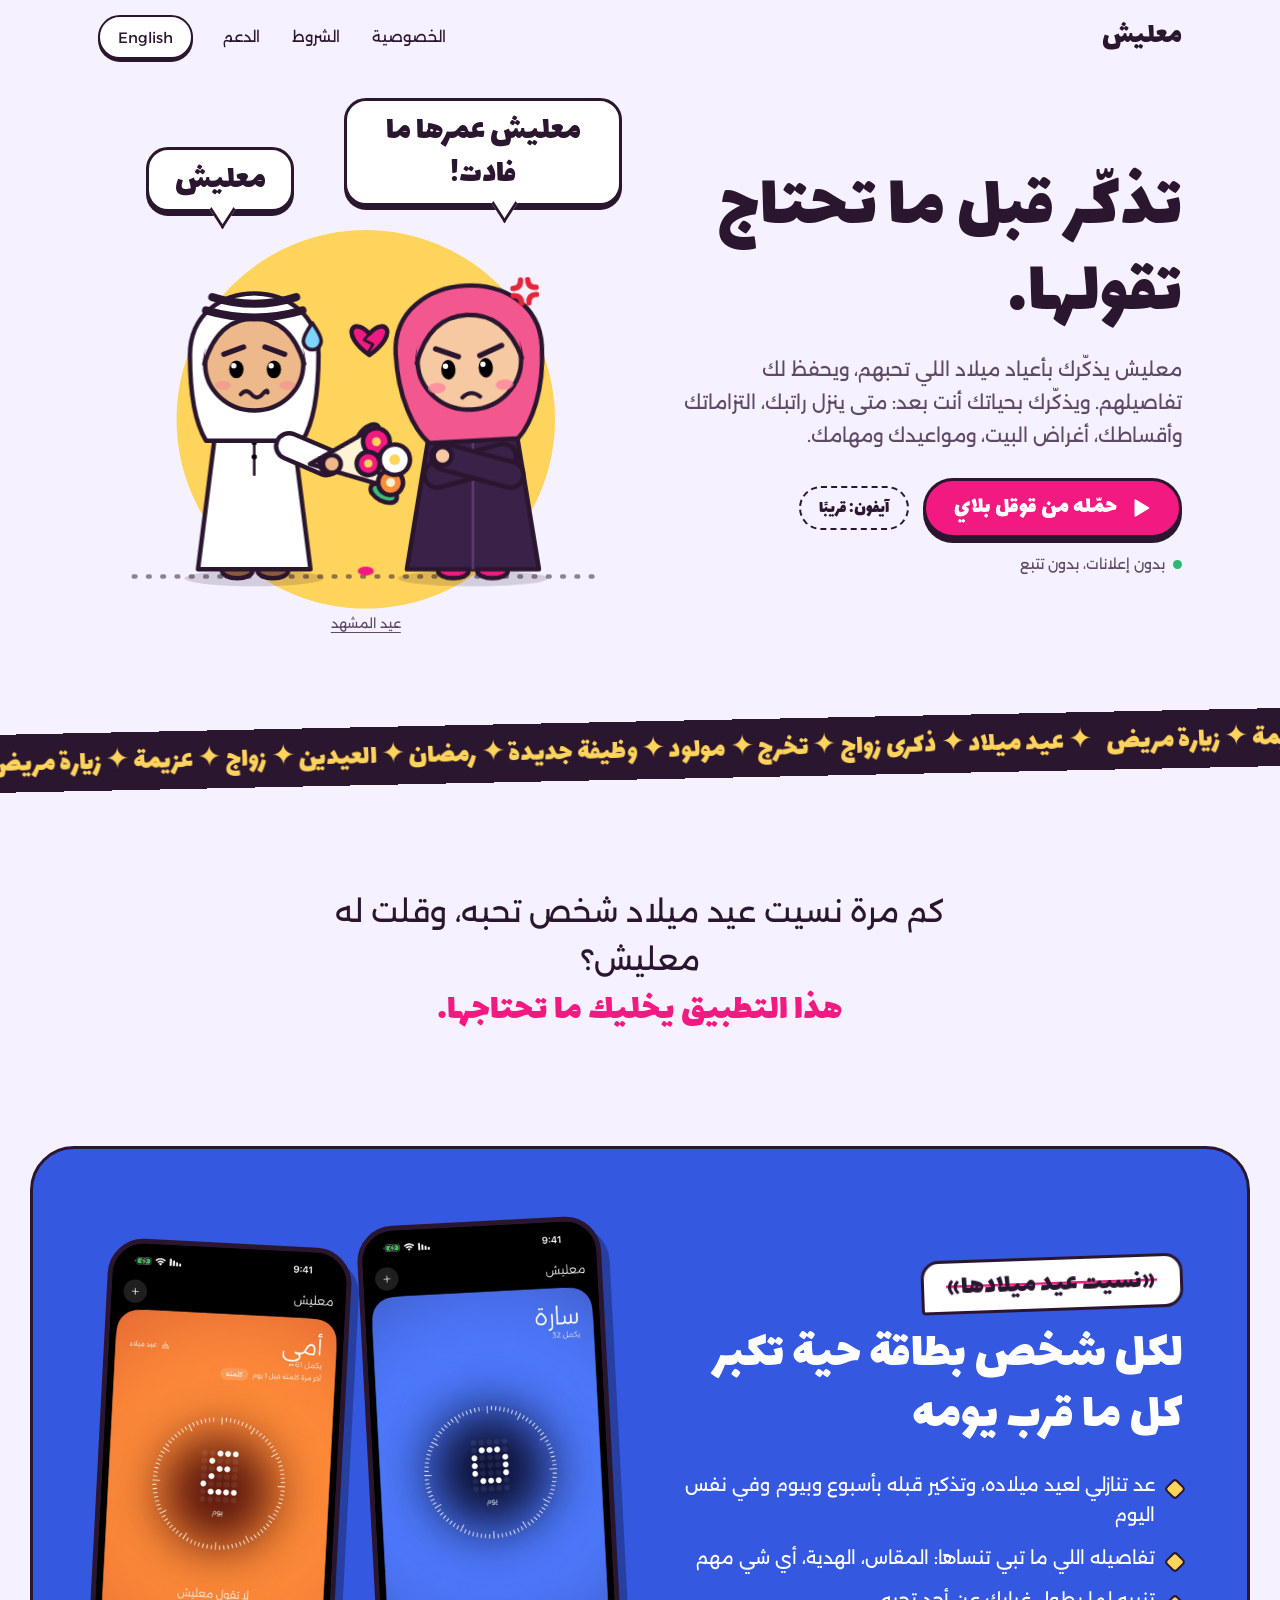
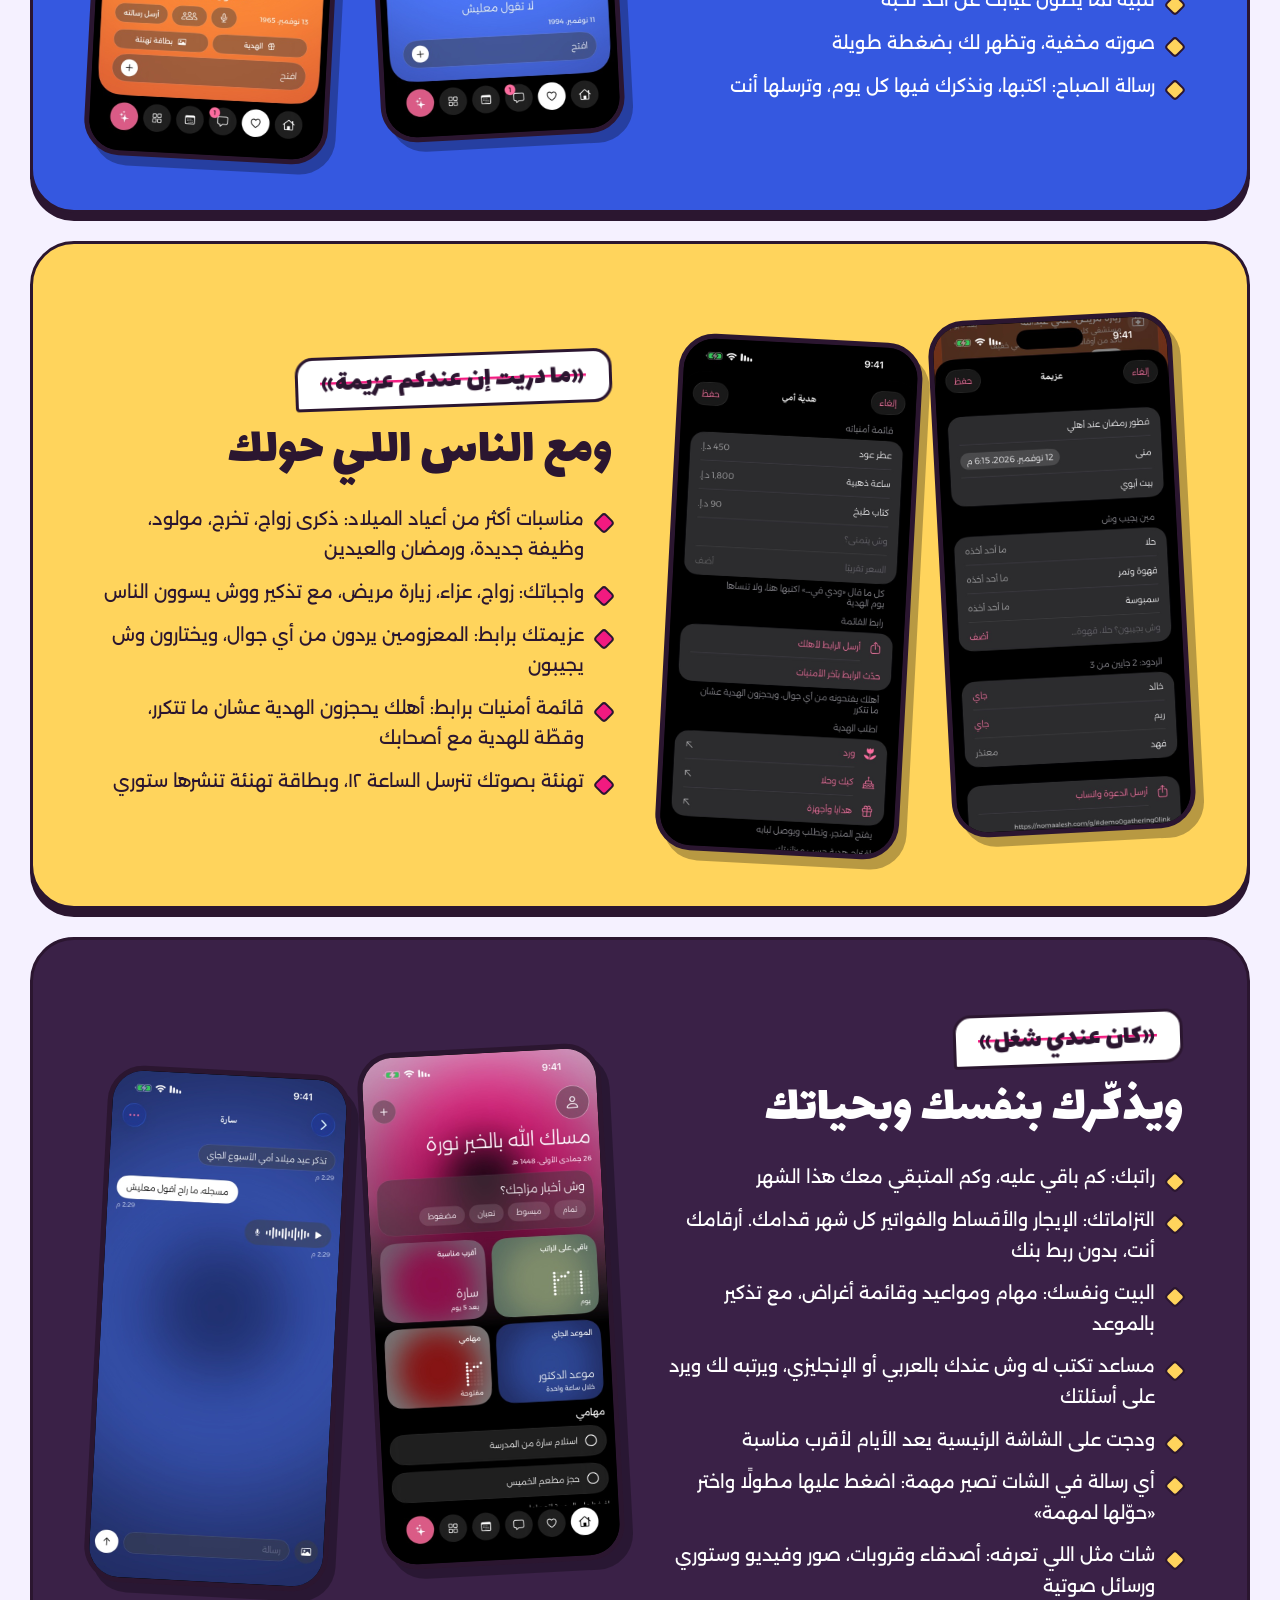
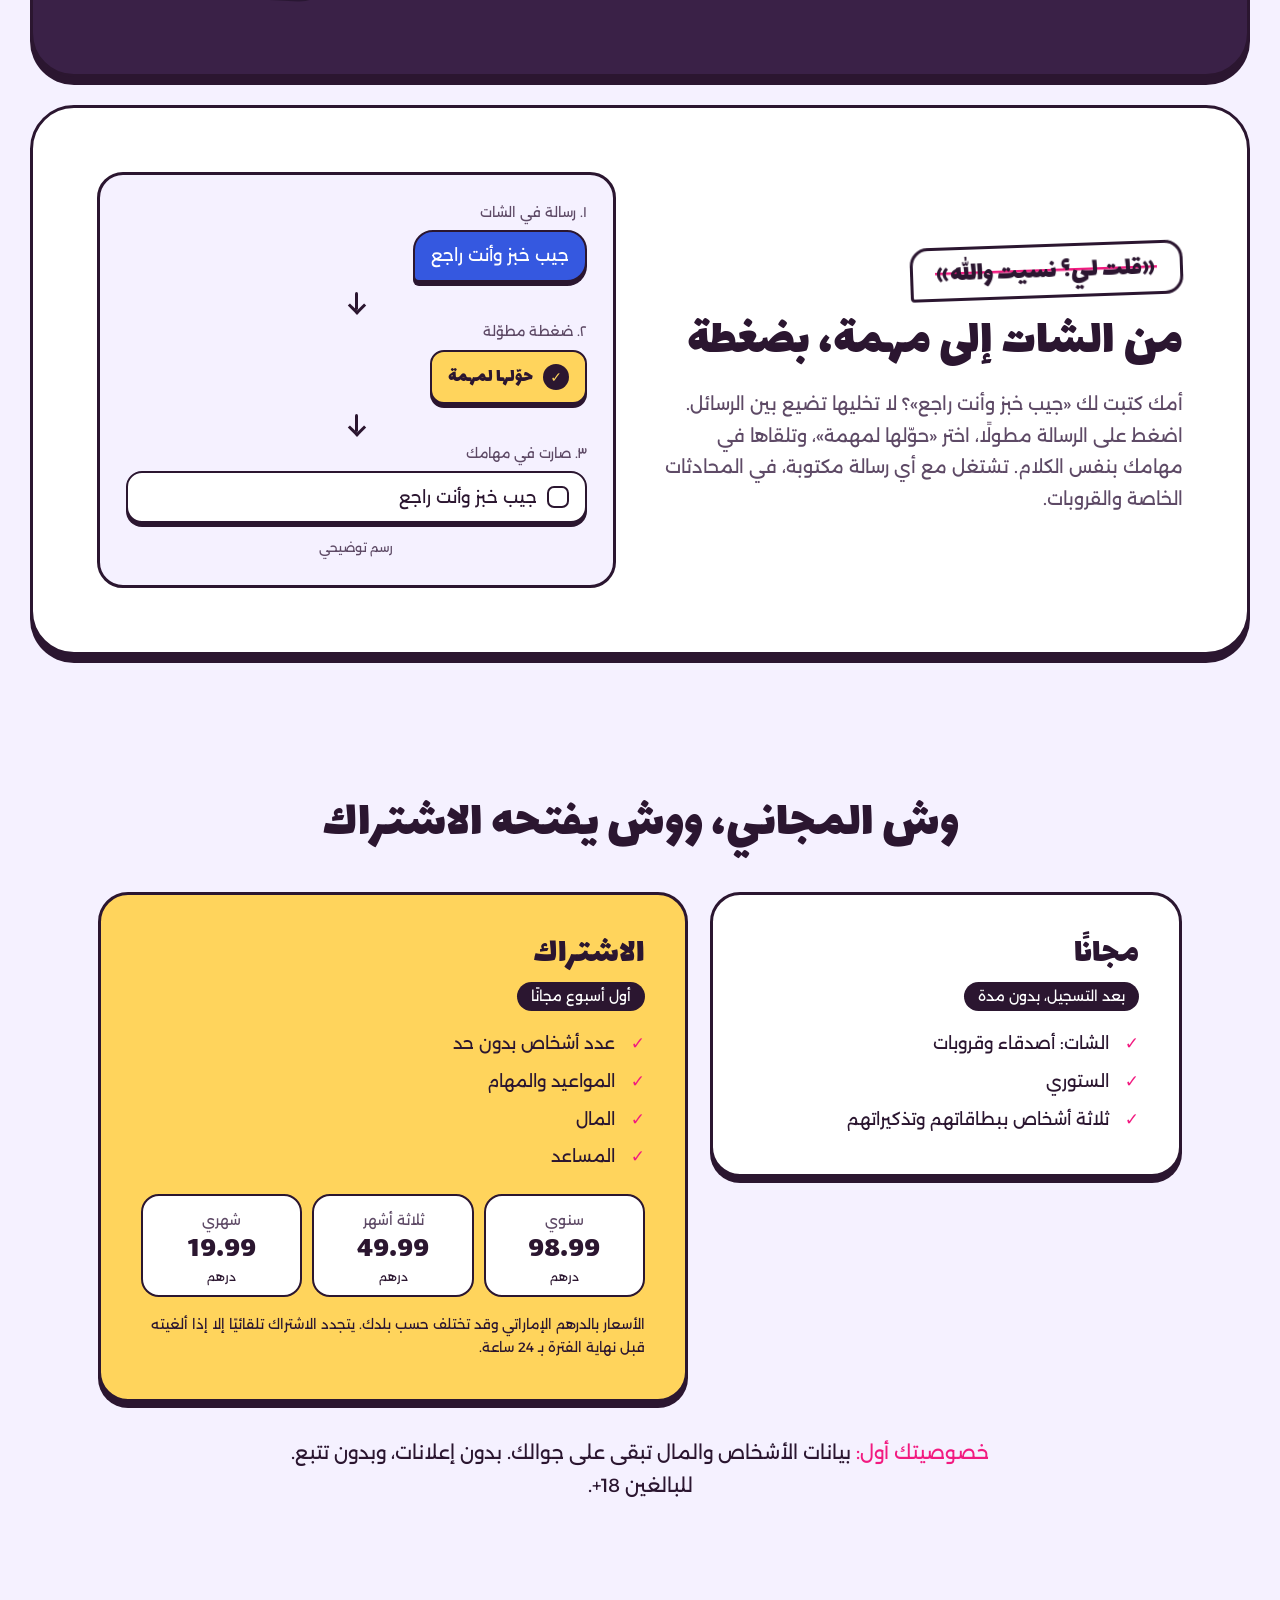
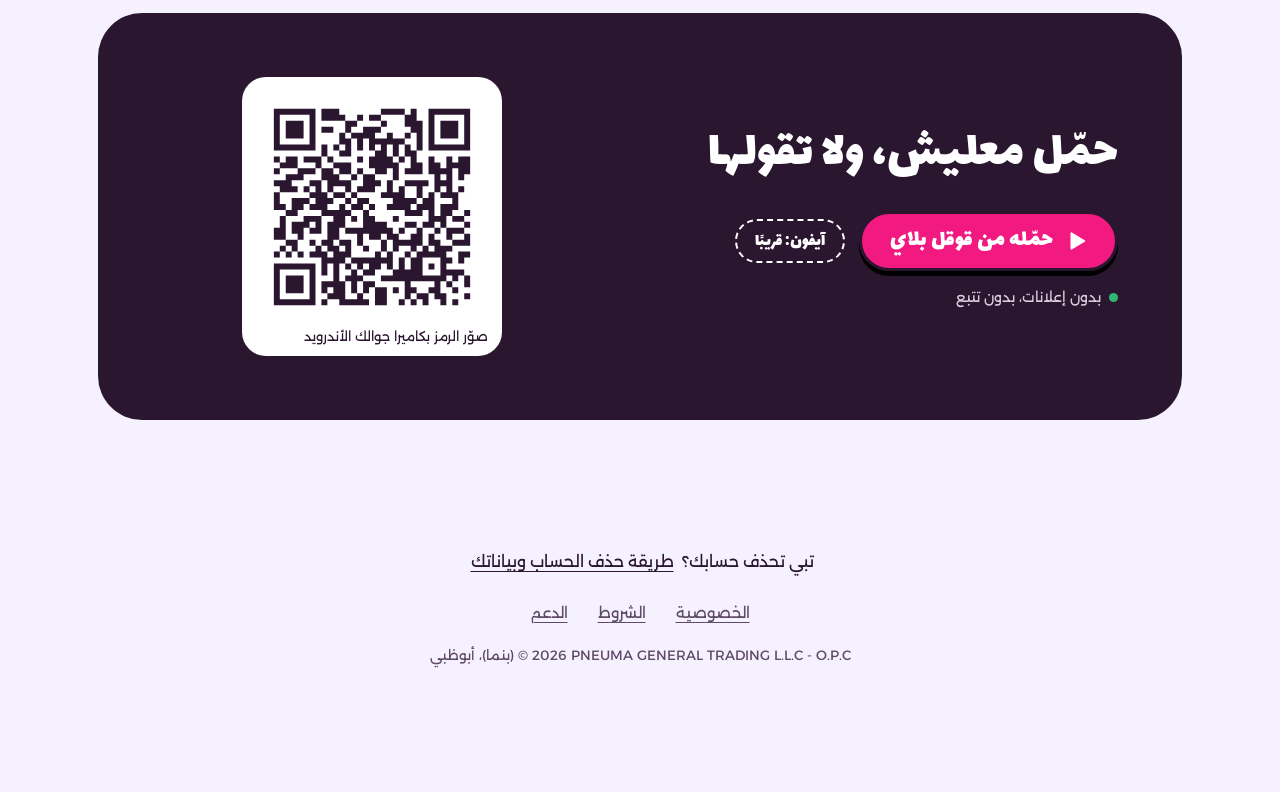
<file: index.html>
<!doctype html>
<html lang="ar" dir="rtl">
<head>
<meta charset="utf-8"><meta name="viewport" content="width=device-width,initial-scale=1">
<title>معليش - Maalesh</title>
<meta name="description" content="معليش عمرها ما فادت. أعياد ميلاد اللي تحبهم وتفاصيلهم وتذكيرها، مع شات ومهام ومواعيد، في مكان واحد خاص فيك. متوفر الآن على أندرويد.">
<meta property="og:title" content="معليش - Maalesh"><meta property="og:description" content="معليش عمرها ما فادت. تذكّر قبل ما تحتاج تقولها."><meta property="og:image" content="https://nomaalesh.com/icon.png">
<meta name="theme-color" content="#F5F1FF">
<link rel="icon" href="/icon.png">
<link rel="preload" href="fonts/Lalezar-Regular.ttf" as="font" type="font/ttf" crossorigin>
<link rel="stylesheet" href="home.css">
</head>
<body>
<header class="bar">
  <a class="mark" href="/"><span class="ar">معليش</span><span class="en">Maalesh</span></a>
  <nav>
    <a class="hide-s" href="/privacy/"><span class="ar">الخصوصية</span><span class="en">Privacy</span></a>
    <a class="hide-s" href="/terms/"><span class="ar">الشروط</span><span class="en">Terms</span></a>
    <a class="hide-s" href="/support/"><span class="ar">الدعم</span><span class="en">Support</span></a>
    <button id="lang" type="button" aria-label="Language"><span class="ar">English</span><span class="en">عربي</span></button>
  </nav>
</header>

<main>
<section class="hero">
  <div class="scene" id="scene">
    <svg viewBox="0 -30 600 570" role="img" aria-labelledby="scene-t">
      <title id="scene-t">شاب جايب ورد يقول معليش، وبنت زعلانة ترد: معليش عمرها ما فادت</title>
      <circle class="sun" cx="300" cy="330" r="212"/>
      <path class="floor" d="M40 506H560"/>

      <!-- الشاب -->
      <g class="guy"><g class="guy-in">
        <ellipse class="shade" cx="175" cy="508" rx="78" ry="9"/>
        <ellipse class="ln" cx="156" cy="500" rx="17" ry="8" fill="#8A5A3C"/>
        <ellipse class="ln" cx="196" cy="500" rx="17" ry="8" fill="#8A5A3C"/>
        <path class="ln" d="M130 356C130 326 220 326 220 356L238 498H112Z" fill="#fff"/>
        <path class="thin" d="M175 338V392"/><circle cx="175" cy="356" r="3"/><circle cx="175" cy="372" r="3"/>
        <path class="ln" d="M103 258C103 166 247 166 247 258C247 304 240 336 229 354H121C110 336 103 304 103 258Z" fill="#fff"/>
        <ellipse class="ln" cx="175" cy="268" rx="55" ry="52" fill="#EDB98A"/>
        <path d="M119 268C119 166 231 166 231 268C219 228 196 217 175 217C154 217 131 228 119 268Z" fill="#fff"/>
        <path class="ln" d="M119 268C131 228 154 217 175 217C196 217 219 228 231 268" fill="none"/>
        <path class="agal" d="M121 208Q175 224 229 208"/><path class="agal" d="M128 193Q175 208 222 193"/>
        <path class="brow" d="M141 257L163 249"/><path class="brow" d="M209 257L187 249"/>
        <ellipse cx="155" cy="274" rx="8" ry="10"/><ellipse cx="197" cy="274" rx="8" ry="10"/>
        <circle cx="152" cy="270" r="3" fill="#fff"/><circle cx="194" cy="270" r="3" fill="#fff"/>
        <ellipse cx="140" cy="292" rx="9" ry="5" fill="#F58F8F" opacity=".6"/><ellipse cx="212" cy="292" rx="9" ry="5" fill="#F58F8F" opacity=".6"/>
        <path class="mouth m-smile" d="M163 299q12 10 24 0"/>
        <path class="mouth m-wavy" d="M160 302q6-7 12 0t12 0t6-2"/>
        <path class="sweat" d="M240 222c7 10 10 15 10 20a10 10 0 0 1-20 0c0-5 3-10 10-20Z"/>
        <path class="arm-o" d="M214 360L256 378"/><path class="arm-i" d="M214 360L256 378" stroke="#fff"/>
        <g transform="translate(262 380)"><g class="bq">
          <ellipse class="ln" cx="-22" cy="-46" rx="9" ry="16" fill="#3DBE7B" transform="rotate(-35 -22 -46)"/>
          <ellipse class="ln" cx="44" cy="-50" rx="9" ry="16" fill="#3DBE7B" transform="rotate(40 44 -50)"/>
          <path class="ln" d="M-5 24L-26-42L36-52Z" fill="#FFF3D6"/>
          <circle class="ln" cx="-14" cy="-54" r="15" fill="#F21A80"/><circle cx="-14" cy="-54" r="5" fill="#FFD45C"/>
          <circle class="ln" cx="34" cy="-60" r="14" fill="#FF8C38"/><circle cx="34" cy="-60" r="5" fill="#FFF3D6"/>
          <circle class="ln" cx="10" cy="-70" r="17" fill="#fff"/><circle cx="10" cy="-70" r="6" fill="#FFD45C"/>
          <circle class="ln" cx="8" cy="-40" r="13" fill="#F21A80"/><circle cx="8" cy="-40" r="4.5" fill="#FFD45C"/>
          <path class="ln" d="M-10 4L10 0L6 12L-8 14Z" fill="#F21A80"/>
        </g></g>
        <circle class="ln" cx="262" cy="380" r="10" fill="#EDB98A"/>
      </g></g>

      <!-- القلب -->
      <g transform="translate(304 226)"><g class="heart">
        <path class="ln" d="M0 8C-18-12-34 8 0 32C34 8 18-12 0 8Z" fill="#F21A80"/>
        <path class="thin" d="M0 8L-6 15L4 20L-2 30" stroke="#fff"/>
      </g></g>
      <ellipse class="petal" cx="300" cy="500" rx="9" ry="5" fill="#F21A80"/>

      <!-- البنت -->
      <g class="girl">
        <ellipse class="shade" cx="420" cy="508" rx="84" ry="9"/>
        <g transform="translate(398 500)"><ellipse class="ln foot" cx="0" cy="0" rx="17" ry="8" fill="#F21A80"/></g>
        <ellipse class="ln" cx="442" cy="500" rx="17" ry="8" fill="#F21A80"/>
        <path class="ln" d="M370 352C370 322 470 322 470 352L494 498H346Z" fill="#3A2147"/>
        <path d="M420 338V498" stroke="#5B3A6E" stroke-width="3" fill="none"/>
        <g class="g-head">
          <path class="ln" d="M338 252C338 156 502 156 502 252C502 302 486 338 470 354H370C354 338 338 302 338 252Z" fill="#F2578F"/>
          <ellipse class="ln" cx="420" cy="264" rx="58" ry="55" fill="#F7C9A3"/>
          <path d="M361 264C361 160 479 160 479 264C466 224 442 213 420 213C398 213 374 224 361 264Z" fill="#F2578F"/>
          <path class="ln" d="M361 264C374 224 398 213 420 213C442 213 466 224 479 264" fill="none"/>
          <path class="brow" d="M383 249L408 259"/><path class="brow" d="M457 249L432 259"/>
          <g class="g-closed"><path class="mouth" d="M388 272q10 8 20 0"/><path class="mouth" d="M432 272q10 8 20 0"/></g>
          <g class="g-open">
            <ellipse cx="396" cy="273" rx="8" ry="11"/><ellipse cx="438" cy="273" rx="8" ry="11"/>
            <circle cx="393" cy="269" r="3" fill="#fff"/><circle cx="435" cy="269" r="3" fill="#fff"/>
          </g>
          <ellipse cx="382" cy="293" rx="10" ry="6" fill="#FF7FA0" opacity=".75"/><ellipse cx="458" cy="293" rx="10" ry="6" fill="#FF7FA0" opacity=".75"/>
          <path class="mouth m-pout" d="M410 305q10-9 20 0"/>
          <ellipse class="m-talk" cx="420" cy="304" rx="9" ry="7"/>
          <g transform="translate(486 190)"><path class="vein" d="M-13-4q9 0 9-9M4-13q0 9 9 9M13 4q-9 0-9 9M-4 13q0-9-9-9"/></g>
          
        </g>
        <path class="arm-o" d="M380 392L454 372"/><path class="arm-i" d="M380 392L454 372" stroke="#3A2147"/>
        <path class="arm-o" d="M388 372L462 392"/><path class="arm-i" d="M388 372L462 392" stroke="#3A2147"/>
        <circle class="ln" cx="386" cy="371" r="10" fill="#F7C9A3"/>
      </g>
    </svg>
    <p class="bubble b1" aria-hidden="true"><span class="ar">معليش</span><span class="en">Sorry…</span></p>
    <p class="bubble b2" aria-hidden="true"><span class="ar">معليش عمرها ما فادت!</span><span class="en">Sorry never fixed anything!</span></p>
    <button class="replay" id="replay" type="button"><span class="ar">عيد المشهد</span><span class="en">Replay</span></button>
  </div>

  <div class="hero-copy">
    <h1><span class="ar">تذكّر قبل ما تحتاج تقولها.</span><span class="en">Remember, so you never have to say it.</span></h1>
    <p class="lead"><span class="ar">معليش يذكّرك بأعياد ميلاد اللي تحبهم، ويحفظ لك تفاصيلهم. ويذكّرك بحياتك أنت بعد: متى ينزل راتبك، التزاماتك وأقساطك، أغراض البيت، ومواعيدك ومهامك.</span><span class="en">Maalesh reminds you of the birthdays of the people you love and keeps their details. It reminds you of your own life too: when your salary lands, your bills and instalments, the home list, your appointments and tasks.</span></p>
    <div class="cta-row" id="hero-cta">
      <a class="btn play-btn" href="https://play.google.com/store/apps/details?id=com.maalesh.app" target="_blank" rel="noopener">
        <svg viewBox="0 0 24 24" aria-hidden="true"><path d="M6 3.5v17a1 1 0 0 0 1.5.9l14-8.5a1 1 0 0 0 0-1.8l-14-8.5A1 1 0 0 0 6 3.5Z"/></svg>
        <span class="ar">حمّله من قوقل بلاي</span><span class="en">Get it on Google Play</span>
      </a>
      <span class="chip"><span class="ar">آيفون: قريبًا</span><span class="en">iPhone: coming soon</span></span>
    </div>
    <p class="trust"><span class="ar">بدون إعلانات، بدون تتبع</span><span class="en">No ads, no tracking</span></p>
  </div>
</section>

<div class="ticker" aria-hidden="true"><div class="ticker-in">
  <span class="ar">عيد ميلاد ✦ ذكرى زواج ✦ تخرج ✦ مولود ✦ وظيفة جديدة ✦ رمضان ✦ العيدين ✦ زواج ✦ عزيمة ✦ زيارة مريض ✦ </span><span class="ar">عيد ميلاد ✦ ذكرى زواج ✦ تخرج ✦ مولود ✦ وظيفة جديدة ✦ رمضان ✦ العيدين ✦ زواج ✦ عزيمة ✦ زيارة مريض ✦ </span>
  <span class="en">Birthdays ✦ Anniversaries ✦ Graduations ✦ New babies ✦ New jobs ✦ Ramadan ✦ Both Eids ✦ Weddings ✦ Gatherings ✦ Hospital visits ✦ </span><span class="en">Birthdays ✦ Anniversaries ✦ Graduations ✦ New babies ✦ New jobs ✦ Ramadan ✦ Both Eids ✦ Weddings ✦ Gatherings ✦ Hospital visits ✦ </span>
</div></div>

<section class="intro rv">
  <p><span class="ar">كم مرة نسيت عيد ميلاد شخص تحبه، وقلت له معليش؟<br><b>هذا التطبيق يخليك ما تحتاجها.</b></span><span class="en">How often have you forgotten the birthday of someone you love, then said sorry?<br><b>Maalesh means you won't need to.</b></span></p>
</section>

<section class="feat f-blue" id="people">
  <div class="feat-copy">
    <p class="excuse rv"><s><span class="ar">«نسيت عيد ميلادها»</span><span class="en">“I forgot her birthday”</span></s></p>
    <h2 class="rv"><span class="ar">لكل شخص بطاقة حية تكبر كل ما قرب يومه</span><span class="en">Every person gets a living card that grows as their day gets closer</span></h2>
    <ul class="rv">
      <li><span class="ar">عد تنازلي لعيد ميلاده، وتذكير قبله بأسبوع وبيوم وفي نفس اليوم</span><span class="en">A birthday countdown, with reminders a week before, a day before and on the day</span></li>
      <li><span class="ar">تفاصيله اللي ما تبي تنساها: المقاس، الهدية، أي شي مهم</span><span class="en">The details you never want to forget: sizes, gift ideas, anything important</span></li>
      <li><span class="ar">تنبيه لما يطول غيابك عن أحد تحبه</span><span class="en">A nudge when you haven't talked to someone in a while</span></li>
      <li><span class="ar">صورته مخفية، وتظهر لك بضغطة طويلة</span><span class="en">Their photo stays hidden until you press and hold</span></li>
      <li><span class="ar">رسالة الصباح: اكتبها، ونذكرك فيها كل يوم، وترسلها أنت</span><span class="en">Morning message: write it, we remind you every day, and you send it yourself</span></li>
    </ul>
  </div>
  <div class="phones">
    <figure class="phone rv"><img class="ar" src="shots/ar-people.jpg" alt="بطاقة سارة وعد تنازلي لعيد ميلادها" loading="lazy" width="600" height="1304"><img class="en" src="shots/en-people.jpg" alt="Sara's card with a birthday countdown" loading="lazy" width="600" height="1304"></figure>
    <figure class="phone rv"><img src="shots/ar-person.jpg" alt="بطاقة الأم: آخر مرة كلمته، الهدية، بطاقة تهنئة" loading="lazy" width="600" height="1304"></figure>
  </div>
</section>

<section class="feat f-sun" id="around">
  <div class="feat-copy">
    <p class="excuse rv"><s><span class="ar">«ما دريت إن عندكم عزيمة»</span><span class="en">“Nobody told me about the dinner”</span></s></p>
    <h2 class="rv"><span class="ar">ومع الناس اللي حولك</span><span class="en">With the people around you</span></h2>
    <ul class="rv">
      <li><span class="ar">مناسبات أكثر من أعياد الميلاد: ذكرى زواج، تخرج، مولود، وظيفة جديدة، ورمضان والعيدين</span><span class="en">More than birthdays: anniversaries, graduations, new babies, new jobs, Ramadan and both Eids</span></li>
      <li><span class="ar">واجباتك: زواج، عزاء، زيارة مريض، مع تذكير ووش يسوون الناس</span><span class="en">Social duties: weddings, condolences, hospital visits, with reminders and what people usually do</span></li>
      <li><span class="ar">عزيمتك برابط: المعزومين يردون من أي جوال، ويختارون وش يجيبون</span><span class="en">Gatherings by link: guests answer from any phone and pick what to bring</span></li>
      <li><span class="ar">قائمة أمنيات برابط: أهلك يحجزون الهدية عشان ما تتكرر، وقطّة للهدية مع أصحابك</span><span class="en">A wish list by link: family reserves gifts so nothing is bought twice, plus a group gift pool</span></li>
      <li><span class="ar">تهنئة بصوتك تنرسل الساعة ١٢، وبطاقة تهنئة تنشرها ستوري</span><span class="en">A voice wish sent at midnight, and a greeting card to share as a story</span></li>
    </ul>
  </div>
  <div class="phones">
    <figure class="phone rv"><img src="shots/ar-gathering.jpg" alt="عزيمة برابط: مين يجيب وش، وردود المعزومين" loading="lazy" width="600" height="1304"></figure>
    <figure class="phone rv"><img src="shots/ar-gifts.jpg" alt="قائمة أمنيات برابط يحجز منها الأهل" loading="lazy" width="600" height="1304"></figure>
  </div>
</section>

<section class="feat f-ink" id="life">
  <div class="feat-copy">
    <p class="excuse rv"><s><span class="ar">«كان عندي شغل»</span><span class="en">“I was stuck at work”</span></s></p>
    <h2 class="rv"><span class="ar">ويذكّرك بنفسك وبحياتك</span><span class="en">And it reminds you of yourself, and your own life</span></h2>
    <ul class="rv">
      <li><span class="ar">راتبك: كم باقي عليه، وكم المتبقي معك هذا الشهر</span><span class="en">Your salary: days left until it lands, and what you have left this month</span></li>
      <li><span class="ar">التزاماتك: الإيجار والأقساط والفواتير كل شهر قدامك. أرقامك أنت، بدون ربط بنك</span><span class="en">Your obligations: rent, instalments and bills in front of you every month. Your own numbers, with no bank link</span></li>
      <li><span class="ar">البيت ونفسك: مهام ومواعيد وقائمة أغراض، مع تذكير بالموعد</span><span class="en">Home and you: tasks, appointments and a shopping list, with a reminder for each appointment</span></li>
      <li><span class="ar">مساعد تكتب له وش عندك بالعربي أو الإنجليزي، ويرتبه لك ويرد على أسئلتك</span><span class="en">An assistant: tell it what is on your plate in Arabic or English, it sorts it out and answers your questions</span></li>
      <li><span class="ar">ودجت على الشاشة الرئيسية يعد الأيام لأقرب مناسبة</span><span class="en">A home screen widget counting down to the next occasion</span></li>
      <li><span class="ar">أي رسالة في الشات تصير مهمة: اضغط عليها مطولًا واختر «حوّلها لمهمة»</span><span class="en">Any chat message can become a task: press and hold it, then choose “Make it a task”</span></li>
      <li><span class="ar">شات مثل اللي تعرفه: أصدقاء وقروبات، صور وفيديو وستوري ورسائل صوتية</span><span class="en">Chat the way you know it: friends and groups, photos, videos, stories and voice messages</span></li>
    </ul>
  </div>
  <div class="phones">
    <figure class="phone rv"><img class="ar" src="shots/ar-home.jpg" alt="الصفحة الرئيسية: أقرب مناسبة، الموعد الجاي، المهام" loading="lazy" width="600" height="1304"><img class="en" src="shots/en-home.jpg" alt="Home: next occasion, next appointment, tasks" loading="lazy" width="600" height="1304"></figure>
    <figure class="phone rv"><img class="ar" src="shots/ar-chat.jpg" alt="محادثة فيها رسالة صوتية" loading="lazy" width="600" height="1304"><img class="en" src="shots/en-chat.jpg" alt="Chat list with a story" loading="lazy" width="600" height="1304"></figure>
  </div>
</section>

<section class="totask" id="chat-to-task">
  <div class="totask-copy">
    <p class="excuse rv"><s><span class="ar">«قلت لي؟ نسيت والله»</span><span class="en">“You told me? I forgot”</span></s></p>
    <h2 class="rv"><span class="ar">من الشات إلى مهمة، بضغطة</span><span class="en">From chat to task, in one press</span></h2>
    <p class="totask-lead rv"><span class="ar">أمك كتبت لك «جيب خبز وأنت راجع»؟ لا تخليها تضيع بين الرسائل. اضغط على الرسالة مطولًا، اختر «حوّلها لمهمة»، وتلقاها في مهامك بنفس الكلام. تشتغل مع أي رسالة مكتوبة، في المحادثات الخاصة والقروبات.</span><span class="en">Your mother wrote “bring bread on your way home”? Don't let it sink under other messages. Press and hold the message, choose “Make it a task”, and it lands in your tasks with the same words. It works with any written message, in private chats and groups.</span></p>
  </div>
  <div class="totask-demo rv" role="img" aria-label="رسم توضيحي: رسالة في الشات تتحول إلى مهمة. Illustration: a chat message becomes a task.">
    <div class="tt-step">
      <small><span class="ar">١. رسالة في الشات</span><span class="en">1. A chat message</span></small>
      <p class="tt-msg"><span class="ar">جيب خبز وأنت راجع</span><span class="en">Bring bread on your way home</span></p>
    </div>
    <span class="tt-arrow" aria-hidden="true"></span>
    <div class="tt-step">
      <small><span class="ar">٢. ضغطة مطوّلة</span><span class="en">2. Press and hold</span></small>
      <p class="tt-menu"><span>✓</span><span class="ar">حوّلها لمهمة</span><span class="en">Make it a task</span></p>
    </div>
    <span class="tt-arrow" aria-hidden="true"></span>
    <div class="tt-step">
      <small><span class="ar">٣. صارت في مهامك</span><span class="en">3. Now in your tasks</span></small>
      <p class="tt-task"><i aria-hidden="true"></i><span class="ar">جيب خبز وأنت راجع</span><span class="en">Bring bread on your way home</span></p>
    </div>
    <p class="tt-note"><span class="ar">رسم توضيحي</span><span class="en">Illustration</span></p>
  </div>
</section>

<section class="plans" id="plans">
  <h2 class="rv"><span class="ar">وش المجاني، ووش يفتحه الاشتراك</span><span class="en">What's free, and what a subscription opens</span></h2>
  <div class="plan-grid">
    <article class="plan rv">
      <h3><span class="ar">مجانًا</span><span class="en">Free</span></h3>
      <p class="plan-note"><span class="ar">بعد التسجيل، بدون مدة</span><span class="en">After sign-in, with no time limit</span></p>
      <ul>
        <li><span class="ar">الشات: أصدقاء وقروبات</span><span class="en">Chat: friends and groups</span></li>
        <li><span class="ar">الستوري</span><span class="en">Stories</span></li>
        <li><span class="ar">ثلاثة أشخاص ببطاقاتهم وتذكيراتهم</span><span class="en">Three people, with their cards and reminders</span></li>
      </ul>
    </article>
    <article class="plan plan-paid rv">
      <h3><span class="ar">الاشتراك</span><span class="en">Subscription</span></h3>
      <p class="plan-note"><span class="ar">أول أسبوع مجانًا</span><span class="en">First week free</span></p>
      <ul>
        <li><span class="ar">عدد أشخاص بدون حد</span><span class="en">Unlimited people</span></li>
        <li><span class="ar">المواعيد والمهام</span><span class="en">Calendar and tasks</span></li>
        <li><span class="ar">المال</span><span class="en">Money</span></li>
        <li><span class="ar">المساعد</span><span class="en">The assistant</span></li>
      </ul>
      <dl class="prices">
        <div><dt><span class="ar">سنوي</span><span class="en">Yearly</span></dt><dd>98.99 <small><span class="ar">درهم</span><span class="en">AED</span></small></dd></div>
        <div><dt><span class="ar">ثلاثة أشهر</span><span class="en">3 months</span></dt><dd>49.99 <small><span class="ar">درهم</span><span class="en">AED</span></small></dd></div>
        <div><dt><span class="ar">شهري</span><span class="en">Monthly</span></dt><dd>19.99 <small><span class="ar">درهم</span><span class="en">AED</span></small></dd></div>
      </dl>
      <p class="fine"><span class="ar">الأسعار بالدرهم الإماراتي وقد تختلف حسب بلدك. يتجدد الاشتراك تلقائيًا إلا إذا ألغيته قبل نهاية الفترة بـ 24 ساعة.</span><span class="en">Prices are in UAE dirhams and may differ by country. The subscription renews automatically unless cancelled at least 24 hours before the period ends.</span></p>
    </article>
  </div>
  <p class="privacy-line rv"><span class="ar"><b>خصوصيتك أول:</b> بيانات الأشخاص والمال تبقى على جوالك. بدون إعلانات، وبدون تتبع. للبالغين 18+.</span><span class="en"><b>Your privacy comes first:</b> people and money stay on your phone. No ads, no tracking. For adults 18+.</span></p>
</section>

<section class="get" id="download">
  <div class="get-card rv">
    <div class="get-copy">
      <h2><span class="ar">حمّل معليش، ولا تقولها</span><span class="en">Get Maalesh, and skip the sorry</span></h2>
      <div class="cta-row">
        <a class="btn play-btn" href="https://play.google.com/store/apps/details?id=com.maalesh.app" target="_blank" rel="noopener">
          <svg viewBox="0 0 24 24" aria-hidden="true"><path d="M6 3.5v17a1 1 0 0 0 1.5.9l14-8.5a1 1 0 0 0 0-1.8l-14-8.5A1 1 0 0 0 6 3.5Z"/></svg>
          <span class="ar">حمّله من قوقل بلاي</span><span class="en">Get it on Google Play</span>
        </a>
        <span class="chip"><span class="ar">آيفون: قريبًا</span><span class="en">iPhone: coming soon</span></span>
      </div>
      <p class="trust"><span class="ar">بدون إعلانات، بدون تتبع</span><span class="en">No ads, no tracking</span></p>
    </div>
    <figure class="qr">
      <img src="qr.svg" alt="رمز يفتح صفحة معليش في قوقل بلاي" width="232" height="232" loading="lazy">
      <figcaption><span class="ar">صوّر الرمز بكاميرا جوالك الأندرويد</span><span class="en">Scan with your Android phone's camera</span></figcaption>
    </figure>
  </div>
</section>
</main>

<footer class="foot">
  <p class="foot-del"><span class="ar">تبي تحذف حسابك؟ <a href="/support/#delete">طريقة حذف الحساب وبياناتك</a></span><span class="en">Want to delete your account? <a href="/support/#delete">How to delete your account and data</a></span></p>
  <nav>
    <a href="/privacy/"><span class="ar">الخصوصية</span><span class="en">Privacy</span></a>
    <a href="/terms/"><span class="ar">الشروط</span><span class="en">Terms</span></a>
    <a href="/support/"><span class="ar">الدعم</span><span class="en">Support</span></a>
  </nav>
  <p class="foot-co"><bdi dir="ltr">© 2026 PNEUMA GENERAL TRADING L.L.C - O.P.C</bdi><span class="ar"> (بنما)، أبوظبي</span><span class="en">, Abu Dhabi</span></p>
</footer>

<a class="sticky" id="sticky" href="https://play.google.com/store/apps/details?id=com.maalesh.app" target="_blank" rel="noopener">
  <svg viewBox="0 0 24 24" aria-hidden="true"><path d="M6 3.5v17a1 1 0 0 0 1.5.9l14-8.5a1 1 0 0 0 0-1.8l-14-8.5A1 1 0 0 0 6 3.5Z"/></svg>
  <span class="ar">حمّل معليش للأندرويد</span><span class="en">Get Maalesh for Android</span>
</a>
<script src="home.js"></script>
</body>
</html>
</file>
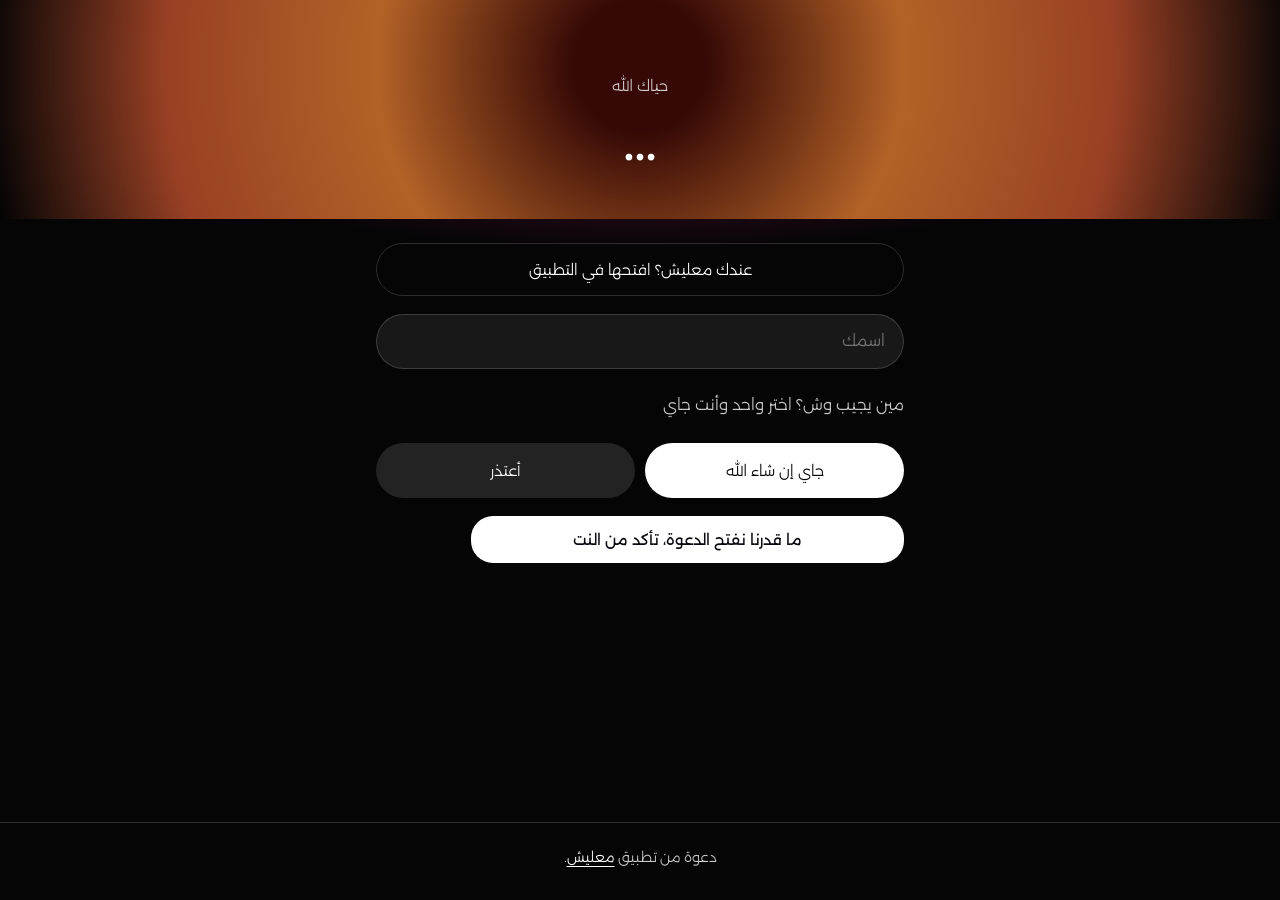
<file: g/index.html>
<!doctype html>
<html lang="ar" dir="rtl">
<head>
<meta charset="utf-8"><meta name="viewport" content="width=device-width,initial-scale=1">
<title>دعوة - معليش</title>
<meta name="description" content="رد على الدعوة واختر وش تجيب.">
<meta name="robots" content="noindex">
<link rel="icon" href="/icon.png">
<link rel="stylesheet" href="/style.css"><link rel="stylesheet" href="/link.css">
</head>
<body>
<div class="link">
<header class="aura a-orange"><p class="from">حياك الله</p><h1 id="title">…</h1><p class="when" id="when"></p></header>
<main>
<a class="app" data-open="g" href="#">عندك معليش؟ افتحها في التطبيق</a>
<div class="name"><input id="who" maxlength="40" placeholder="اسمك" aria-label="اسمك" autocomplete="given-name"></div>
<h2 id="dishes-h">مين يجيب وش؟ اختر واحد وأنت جاي</h2>
<ul id="items"></ul>
<div class="row"><button id="yes">جاي إن شاء الله</button><button id="no" class="ghost">أعتذر</button></div>
<p class="msg" id="msg" role="status"></p>
<div class="get" id="get"><p>حمّل معليش وشوف مين جاي، ويذكرك يوم العزيمة.</p><a href="/">قريبًا على App Store</a></div>
<h2 id="count"></h2>
</main>
<footer>دعوة من تطبيق <a href="/">معليش</a>.</footer>
</div>
<script src="/link.js"></script>
<script>
const DEMO_V = { title: 'فطور رمضان عند أهلي', starts_at: new Date(Date.now() + 3 * 864e5).toISOString(), place: 'بيت أبوي',
  items: [{ id: 'a', title: 'حلا', taken_by: 'ريم' }, { id: 'b', title: 'قهوة وتمر', taken_by: null }, { id: 'c', title: 'سمبوسة', taken_by: null }],
  replies: [{ name: 'خالد', coming: true }, { name: 'ريم', coming: true }, { name: 'فهد', coming: false }] };
const DEMO = { gathering_view: () => DEMO_V, gathering_reply: (b) => {
  DEMO_V.replies.push({ name: b.who, coming: b.is_coming });
  const it = DEMO_V.items.find((x) => x.id === b.item); if (it && b.is_coming && !it.taken_by) it.taken_by = b.who; return true; } };
let pick = null;
async function load() {
  let v;
  try { v = await call('gathering_view', { t: token }); } catch { say('ما قدرنا نفتح الدعوة، تأكد من النت'); return; }
  if (!v) { $('#title').textContent = 'الرابط انتهى'; return; }
  $('#title').textContent = v.title; document.title = v.title + ' - معليش';
  const d = new Date(v.starts_at);
  $('#when').textContent = d.toLocaleString('ar', { weekday: 'long', day: 'numeric', month: 'long', hour: 'numeric', minute: '2-digit' }) + (v.place ? ' · ' + v.place : '');
  const list = $('#items'); list.replaceChildren();
  $('#dishes-h').hidden = !v.items.length;
  for (const i of v.items) {
    const li = el('li'); li.append(el('div', 't', i.title));
    if (i.taken_by) li.append(el('span', 'taken', i.taken_by));
    else { const b = el('button', pick === i.id ? null : 'ghost', pick === i.id ? 'اخترته' : 'أنا أجيبه');
           b.onclick = () => { pick = pick === i.id ? null : i.id; load(); }; li.append(b); }
    list.append(li);
  }
  const yes = v.replies.filter((r) => r.coming);
  $('#count').textContent = yes.length ? 'جايين: ' + yes.map((r) => r.name).join('، ') : '';
}
async function reply(coming) {
  const n = myName(); if (!n) { say('اكتب اسمك أول'); nameBox.focus(); return; }
  try { const ok = await call('gathering_reply', { t: token, who: n, is_coming: coming, item: coming ? pick : null });
        say(ok ? (coming ? 'وصل ردك، ننتظرك' : 'وصل اعتذارك، الله يسهل عليك') : 'ما قدرنا نسجل ردك'); pick = null; load(); if (ok) showGet(); }
  catch { say('ما قدرنا نسجل ردك، حاول بعد شوي'); }
}
$('#yes').onclick = () => reply(true); $('#no').onclick = () => reply(false);
load();
</script>
</body>
</html>
</file>
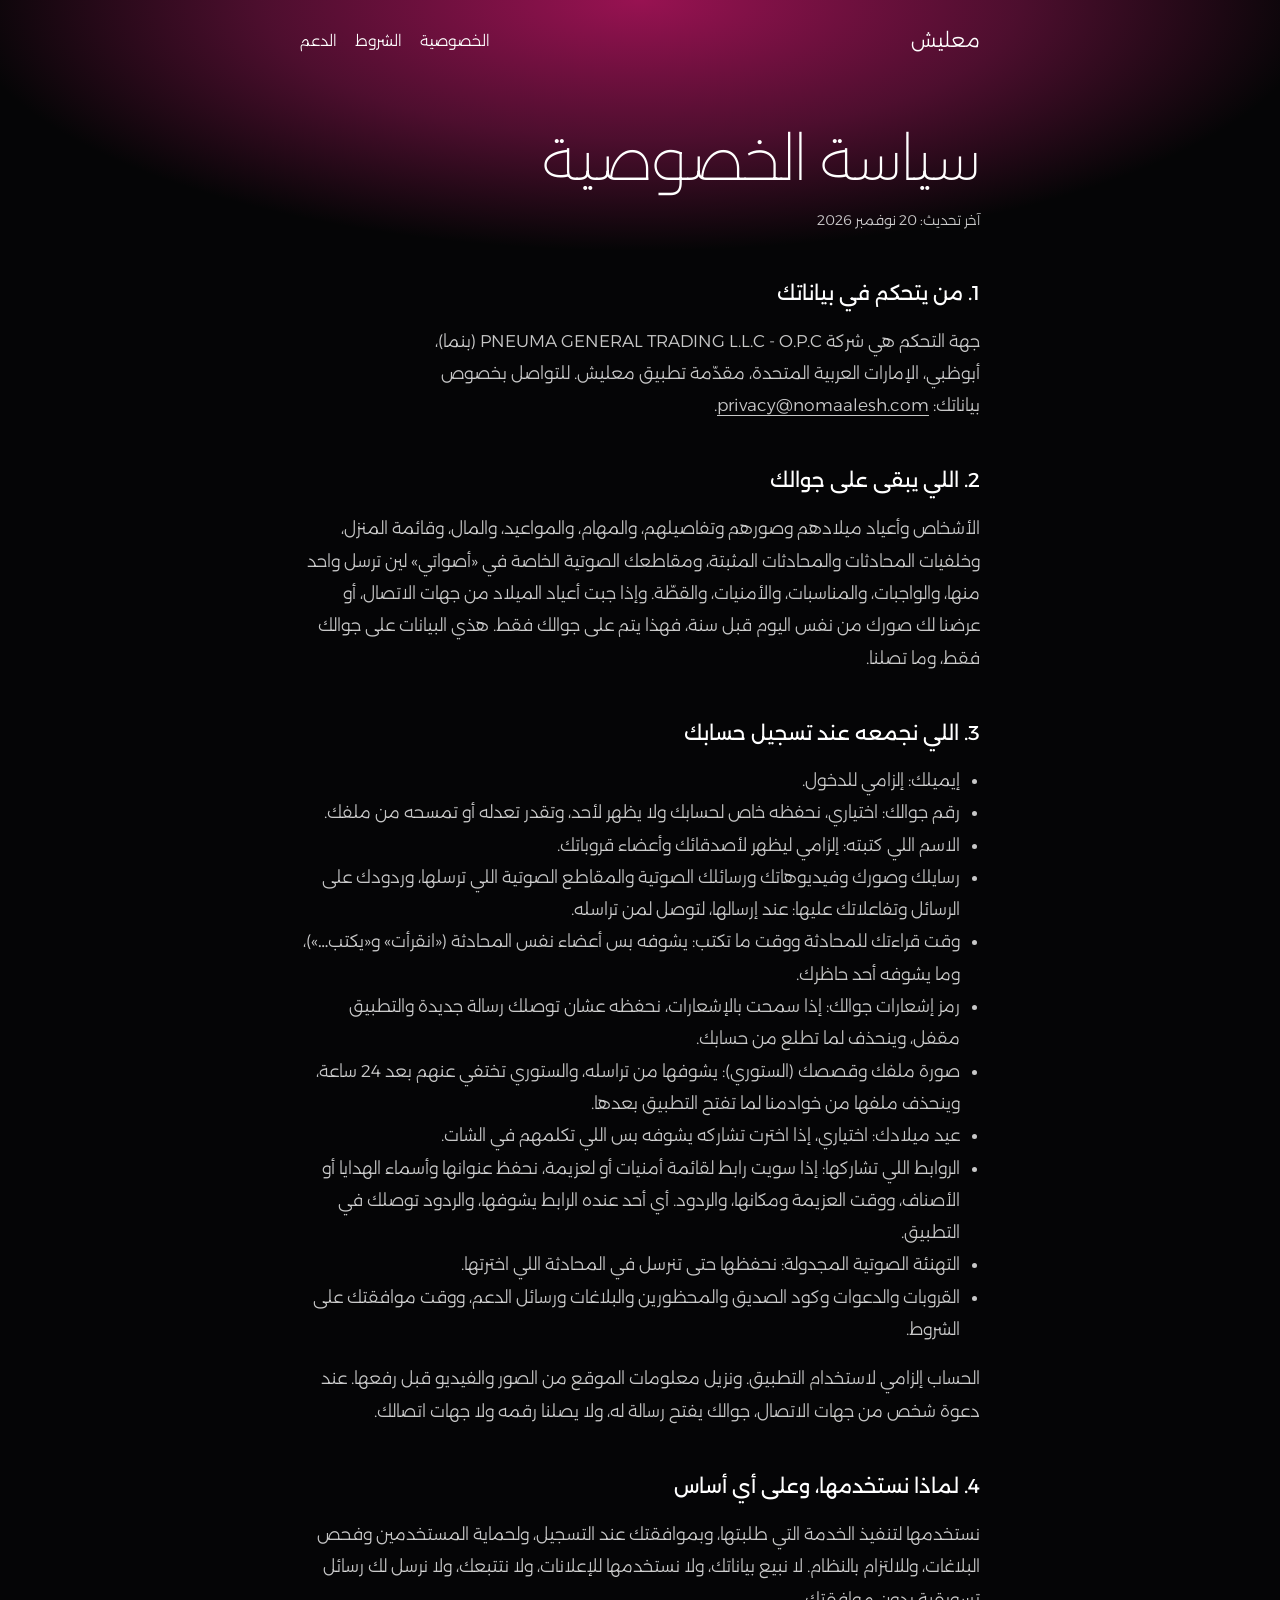
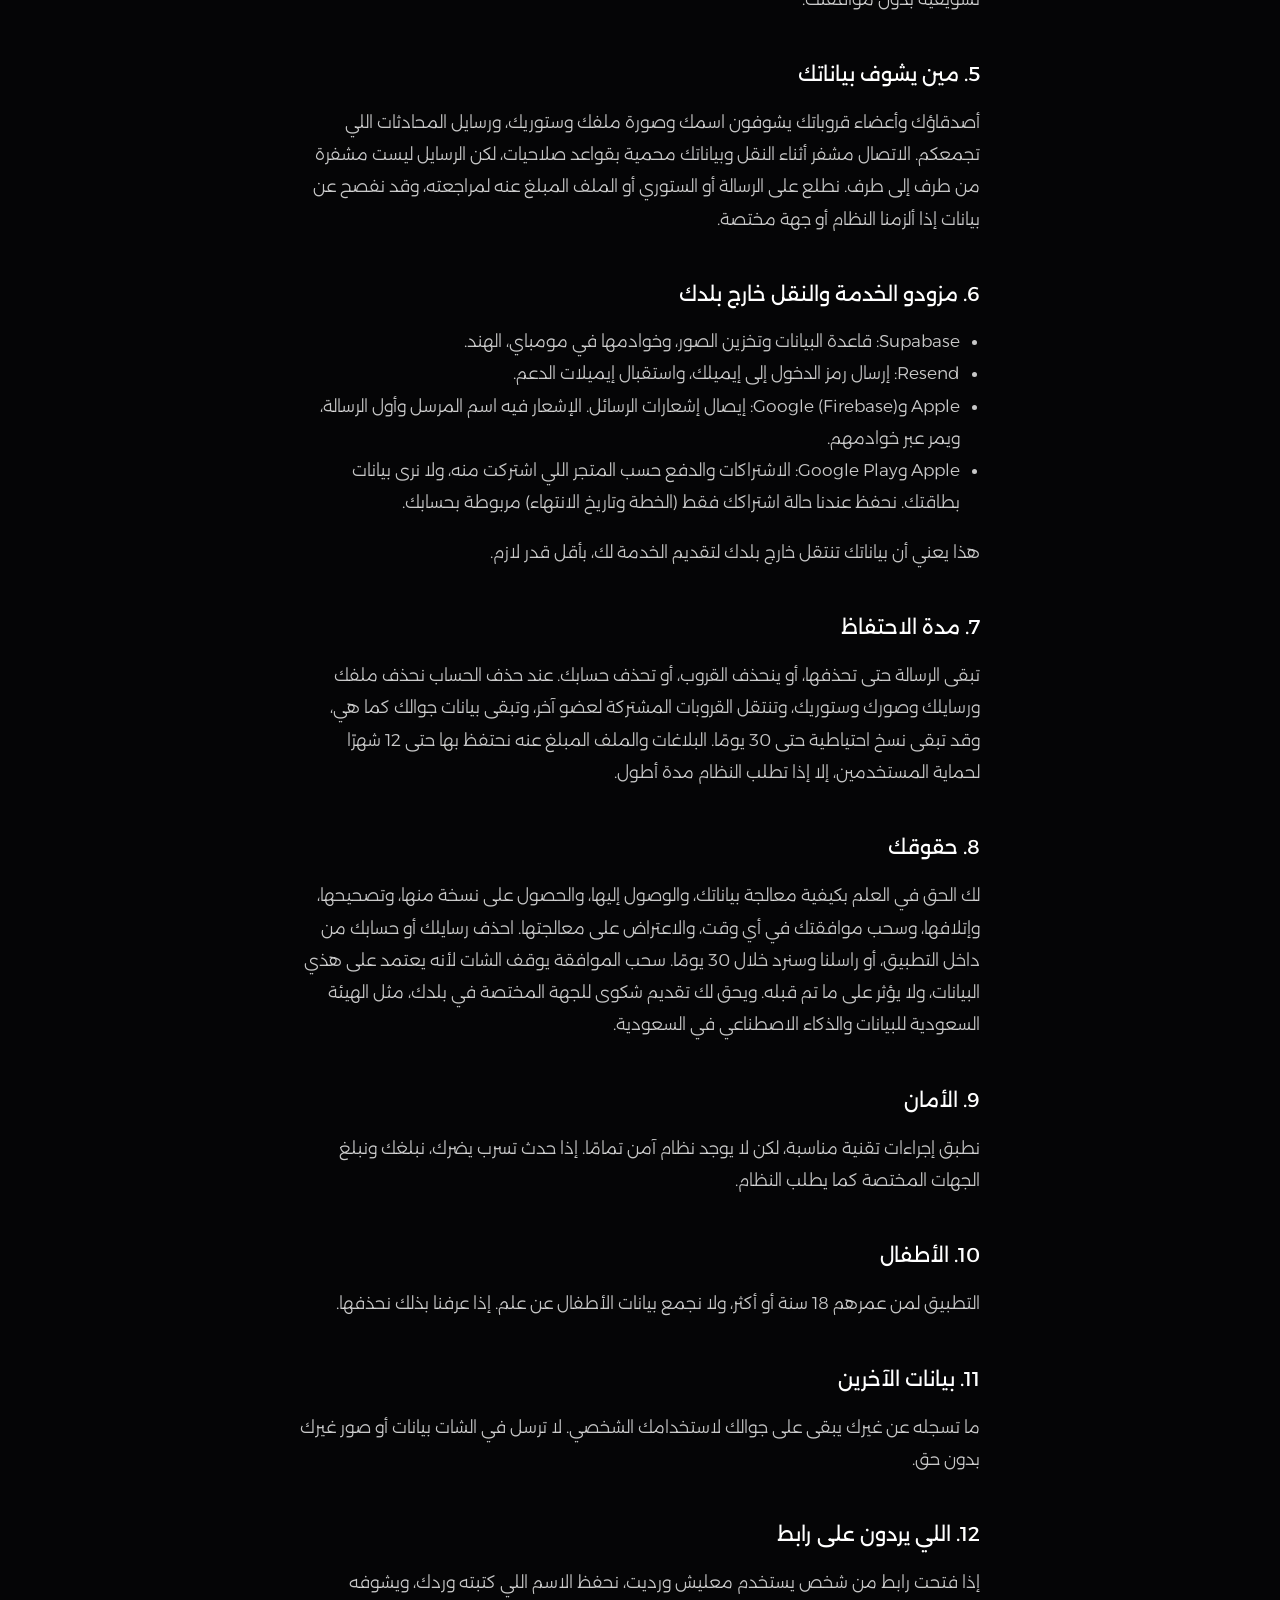
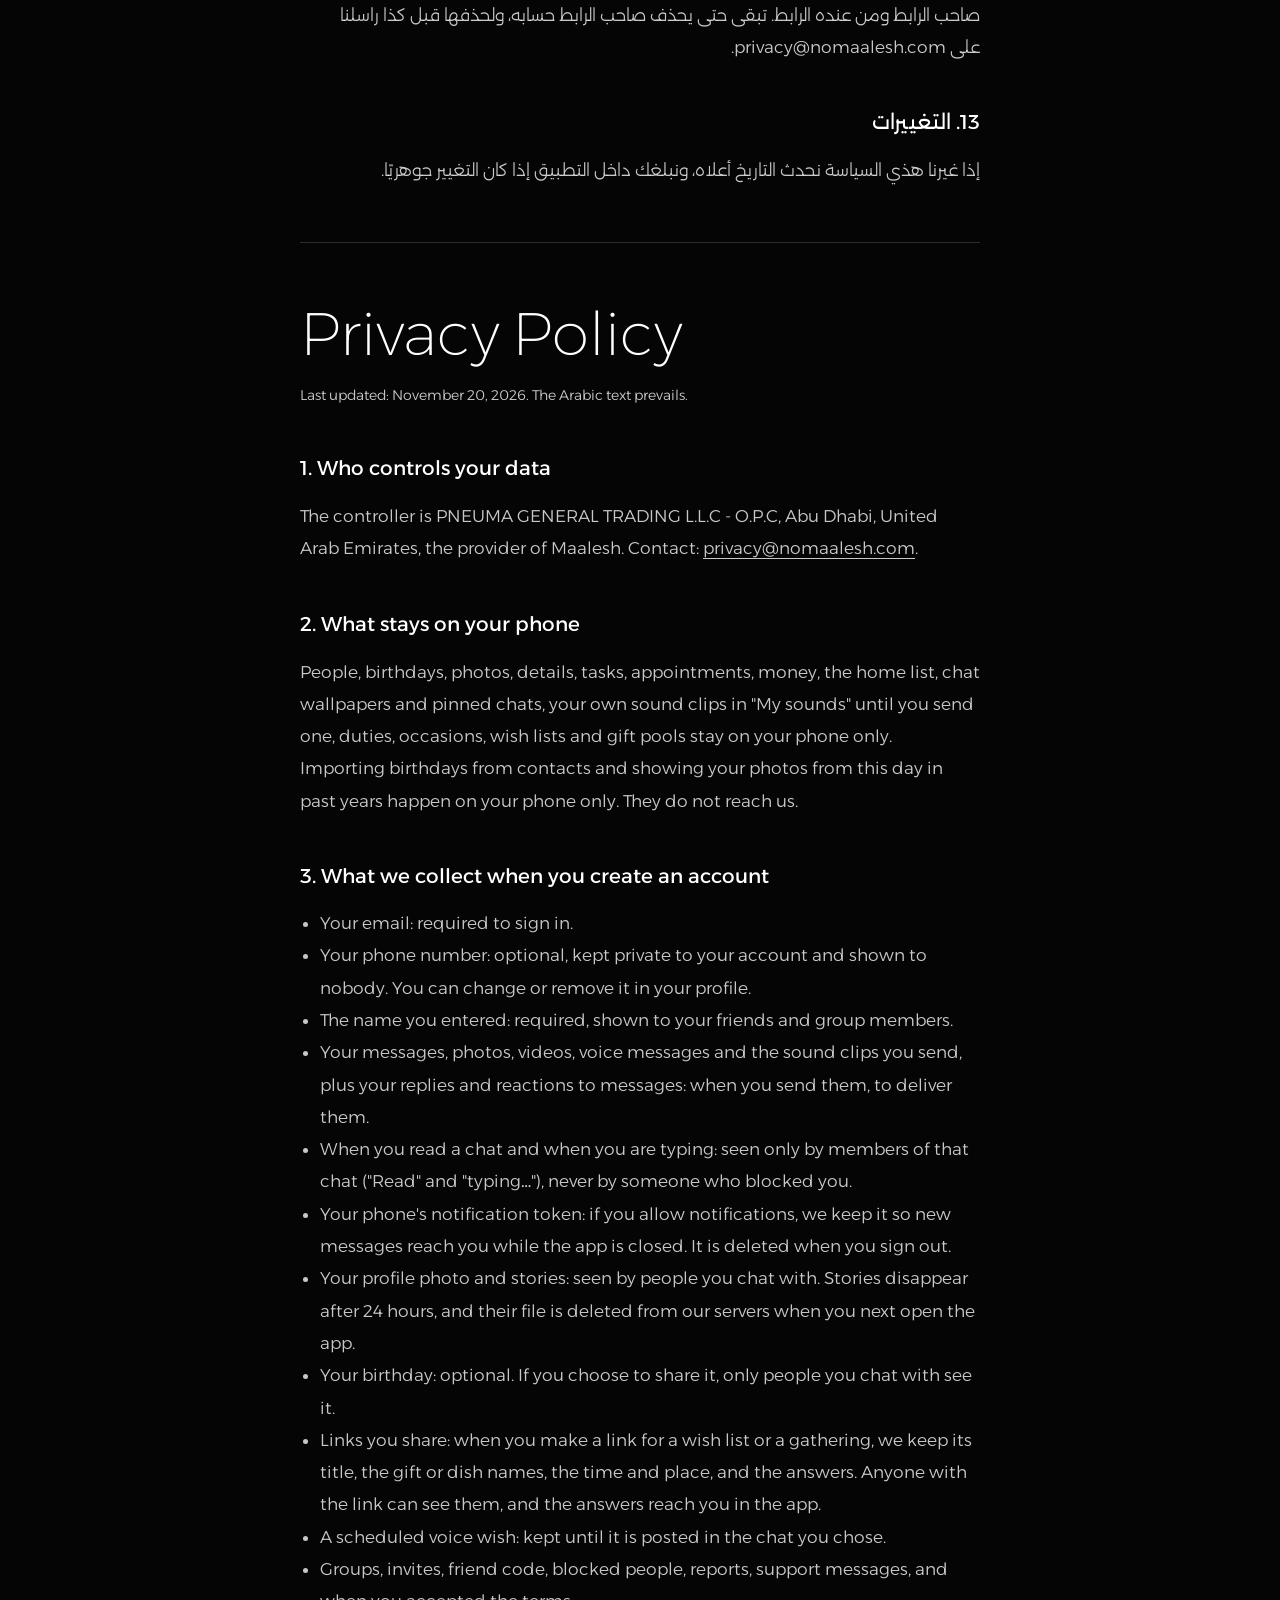
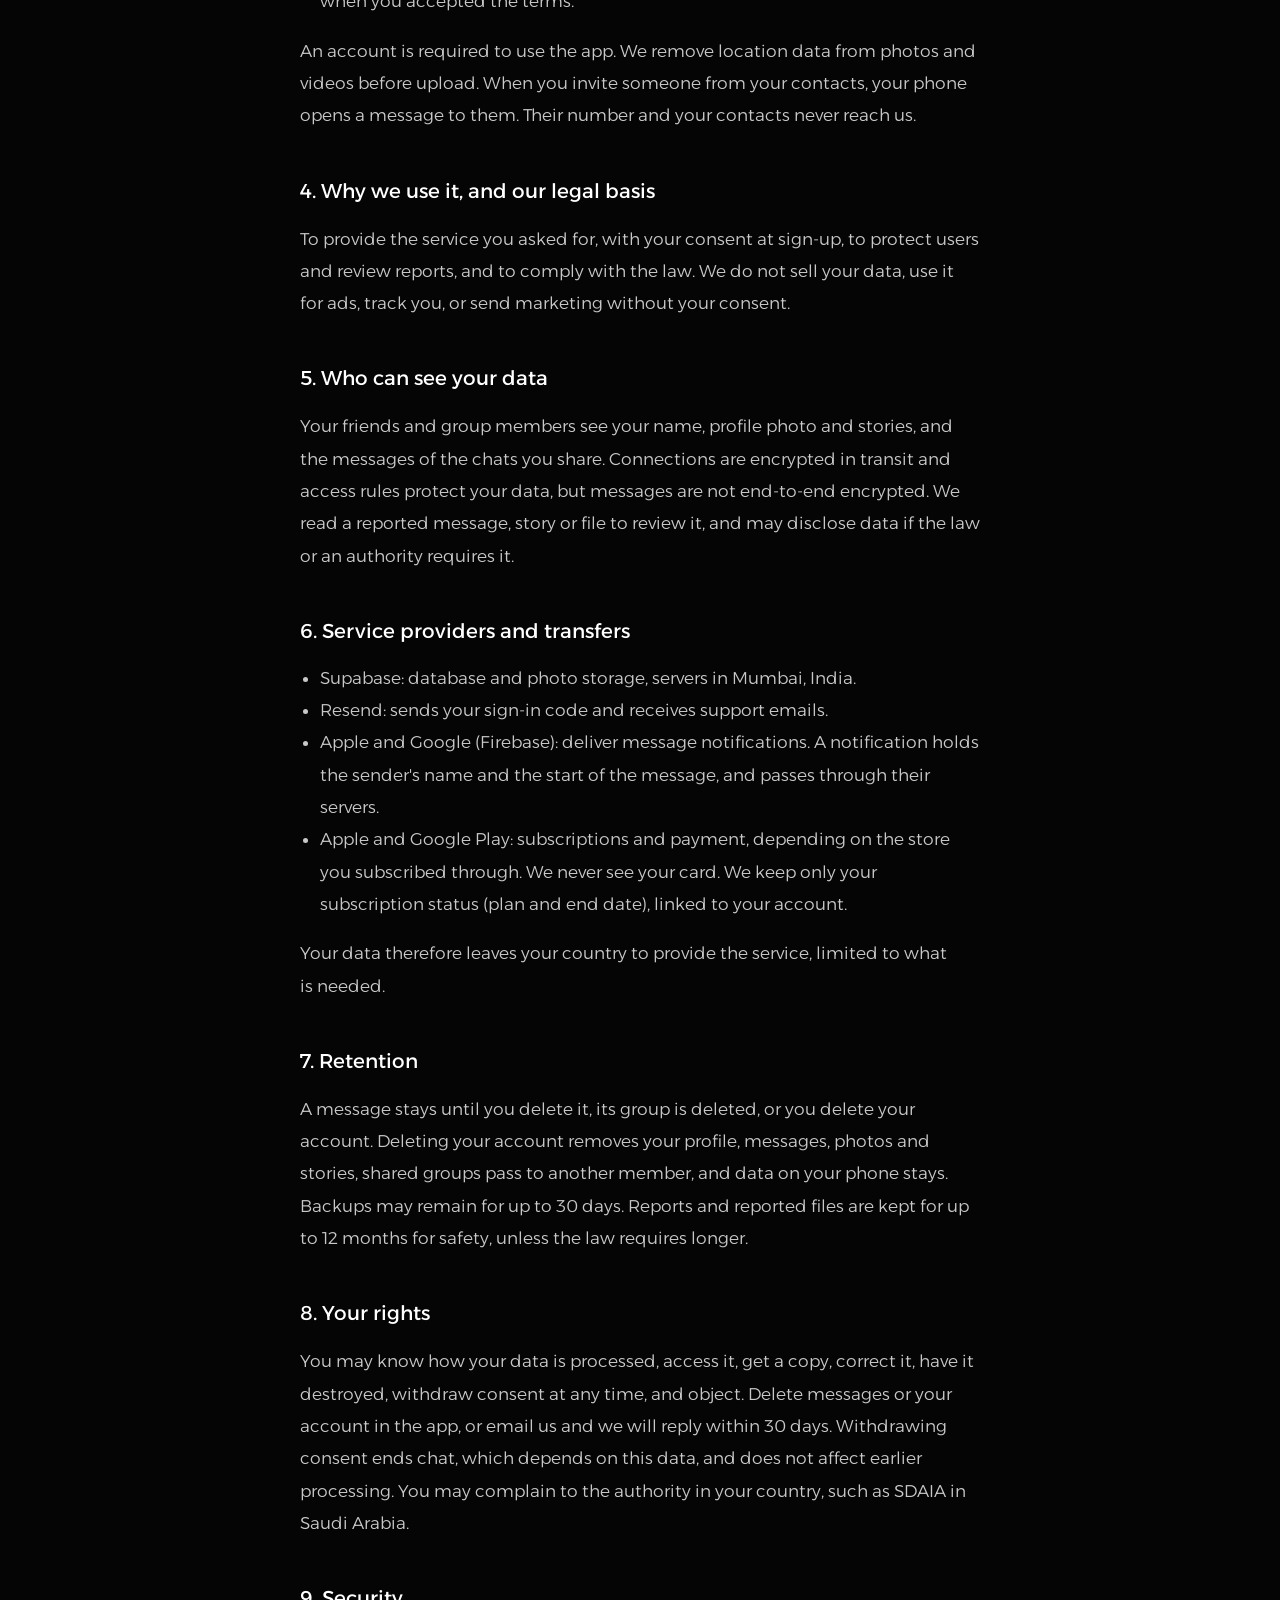
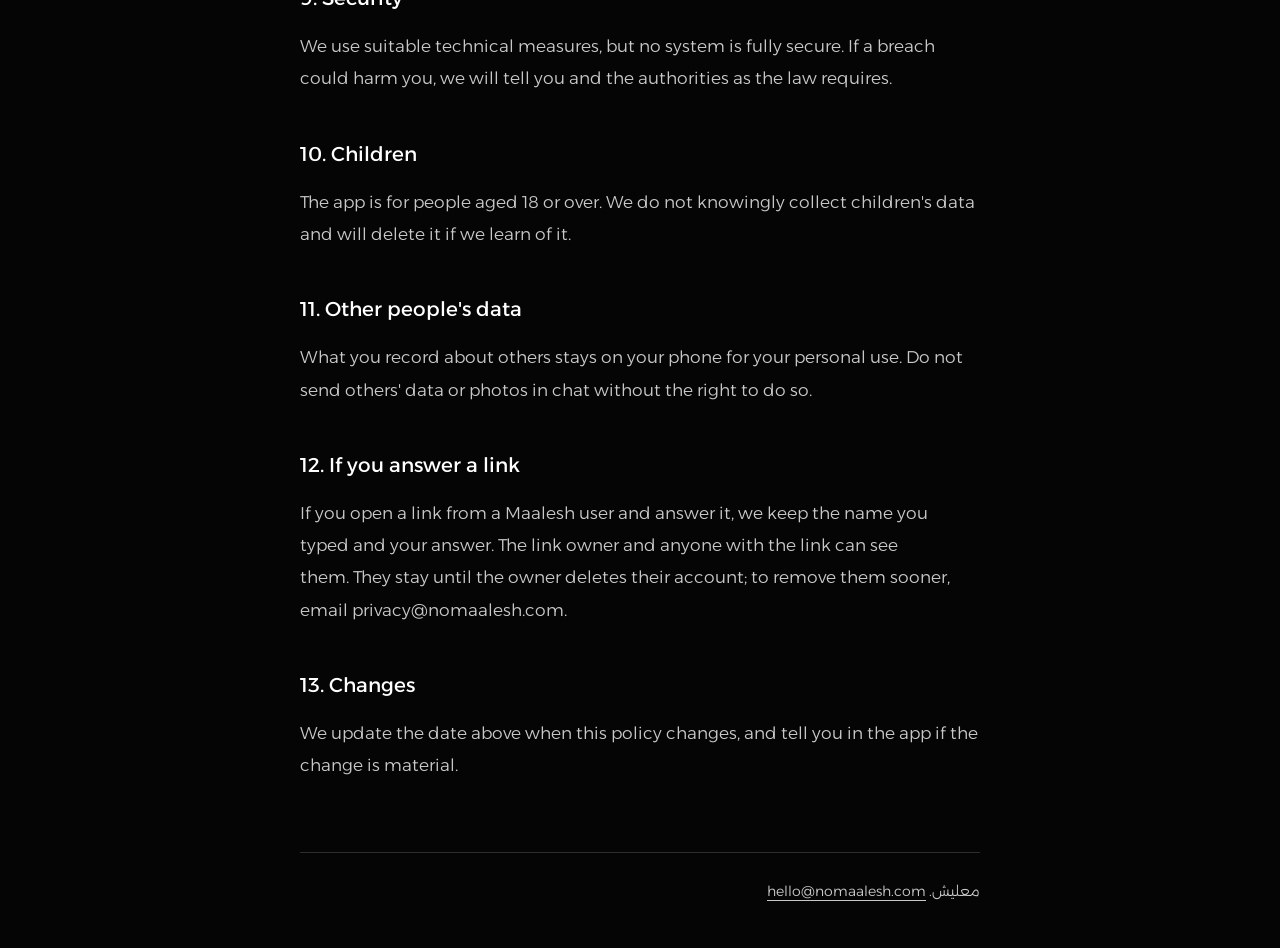
<file: privacy/index.html>
<!doctype html>
<html lang="ar" dir="rtl">
<head>
<meta charset="utf-8"><meta name="viewport" content="width=device-width,initial-scale=1">
<title>سياسة الخصوصية - معليش</title>
<meta name="description" content="معليش: أعياد ميلاد اللي تحبهم، تفاصيلهم، ورسايلهم في مكان واحد.">
<link rel="icon" href="/icon.png">
<link rel="stylesheet" href="/style.css">
</head>
<body>
<div class="wrap">
<header class="top"><a href="/" style="text-decoration:none">معليش</a><nav><a href="/privacy/">الخصوصية</a><a href="/terms/">الشروط</a><a href="/support/">الدعم</a></nav></header>
<article><h1>سياسة الخصوصية</h1><p class="meta">آخر تحديث: 20 نوفمبر 2026</p>
<h2>1. من يتحكم في بياناتك</h2><p>جهة التحكم هي شركة <bdi dir="ltr">PNEUMA GENERAL TRADING L.L.C - O.P.C</bdi> (بنما)، أبوظبي، الإمارات العربية المتحدة، مقدّمة تطبيق معليش. للتواصل بخصوص بياناتك: <a href="mailto:privacy@nomaalesh.com">privacy@nomaalesh.com</a>.</p>
<h2>2. اللي يبقى على جوالك</h2><p>الأشخاص وأعياد ميلادهم وصورهم وتفاصيلهم، والمهام، والمواعيد، والمال، وقائمة المنزل، وخلفيات المحادثات والمحادثات المثبتة، ومقاطعك الصوتية الخاصة في «أصواتي» لين ترسل واحد منها، والواجبات، والمناسبات، والأمنيات، والقطّة. وإذا جبت أعياد الميلاد من جهات الاتصال، أو عرضنا لك صورك من نفس اليوم قبل سنة، فهذا يتم على جوالك فقط. هذي البيانات على جوالك فقط، وما تصلنا.</p>
<h2>3. اللي نجمعه عند تسجيل حسابك</h2>
<ul><li>إيميلك: إلزامي للدخول.</li><li>رقم جوالك: اختياري، نحفظه خاص لحسابك ولا يظهر لأحد، وتقدر تعدله أو تمسحه من ملفك.</li><li>الاسم اللي كتبته: إلزامي ليظهر لأصدقائك وأعضاء قروباتك.</li><li>رسايلك وصورك وفيديوهاتك ورسائلك الصوتية والمقاطع الصوتية اللي ترسلها، وردودك على الرسائل وتفاعلاتك عليها: عند إرسالها، لتوصل لمن تراسله.</li><li>وقت قراءتك للمحادثة ووقت ما تكتب: يشوفه بس أعضاء نفس المحادثة («انقرأت» و«يكتب…»)، وما يشوفه أحد حاظرك.</li><li>رمز إشعارات جوالك: إذا سمحت بالإشعارات، نحفظه عشان توصلك رسالة جديدة والتطبيق مقفل، وينحذف لما تطلع من حسابك.</li><li>صورة ملفك وقصصك (الستوري): يشوفها من تراسله، والستوري تختفي عنهم بعد 24 ساعة، وينحذف ملفها من خوادمنا لما تفتح التطبيق بعدها.</li><li>عيد ميلادك: اختياري، إذا اخترت تشاركه يشوفه بس اللي تكلمهم في الشات.</li><li>الروابط اللي تشاركها: إذا سويت رابط لقائمة أمنيات أو لعزيمة، نحفظ عنوانها وأسماء الهدايا أو الأصناف، ووقت العزيمة ومكانها، والردود. أي أحد عنده الرابط يشوفها، والردود توصلك في التطبيق.</li><li>التهنئة الصوتية المجدولة: نحفظها حتى تنرسل في المحادثة اللي اخترتها.</li><li>القروبات والدعوات وكود الصديق والمحظورين والبلاغات ورسائل الدعم، ووقت موافقتك على الشروط.</li></ul>
<p>الحساب إلزامي لاستخدام التطبيق. ونزيل معلومات الموقع من الصور والفيديو قبل رفعها. عند دعوة شخص من جهات الاتصال، جوالك يفتح رسالة له، ولا يصلنا رقمه ولا جهات اتصالك.</p>
<h2>4. لماذا نستخدمها، وعلى أي أساس</h2><p>نستخدمها لتنفيذ الخدمة التي طلبتها، وبموافقتك عند التسجيل، ولحماية المستخدمين وفحص البلاغات، وللالتزام بالنظام. لا نبيع بياناتك، ولا نستخدمها للإعلانات، ولا نتتبعك، ولا نرسل لك رسائل تسويقية بدون موافقتك.</p>
<h2>5. مين يشوف بياناتك</h2><p>أصدقاؤك وأعضاء قروباتك يشوفون اسمك وصورة ملفك وستوريك، ورسايل المحادثات اللي تجمعكم. الاتصال مشفر أثناء النقل وبياناتك محمية بقواعد صلاحيات، لكن الرسايل ليست مشفرة من طرف إلى طرف. نطلع على الرسالة أو الستوري أو الملف المبلغ عنه لمراجعته، وقد نفصح عن بيانات إذا ألزمنا النظام أو جهة مختصة.</p>
<h2>6. مزودو الخدمة والنقل خارج بلدك</h2><ul><li>Supabase: قاعدة البيانات وتخزين الصور، وخوادمها في مومباي، الهند.</li><li>Resend: إرسال رمز الدخول إلى إيميلك، واستقبال إيميلات الدعم.</li><li>Apple وGoogle (Firebase): إيصال إشعارات الرسائل. الإشعار فيه اسم المرسل وأول الرسالة، ويمر عبر خوادمهم.</li><li>Apple وGoogle Play: الاشتراكات والدفع حسب المتجر اللي اشتركت منه، ولا نرى بيانات بطاقتك. نحفظ عندنا حالة اشتراكك فقط (الخطة وتاريخ الانتهاء) مربوطة بحسابك.</li></ul><p>هذا يعني أن بياناتك تنتقل خارج بلدك لتقديم الخدمة لك، بأقل قدر لازم.</p>
<h2>7. مدة الاحتفاظ</h2><p>تبقى الرسالة حتى تحذفها، أو ينحذف القروب، أو تحذف حسابك. عند حذف الحساب نحذف ملفك ورسايلك وصورك وستوريك، وتنتقل القروبات المشتركة لعضو آخر، وتبقى بيانات جوالك كما هي، وقد تبقى نسخ احتياطية حتى 30 يومًا. البلاغات والملف المبلغ عنه نحتفظ بها حتى 12 شهرًا لحماية المستخدمين، إلا إذا تطلب النظام مدة أطول.</p>
<h2>8. حقوقك</h2><p>لك الحق في العلم بكيفية معالجة بياناتك، والوصول إليها، والحصول على نسخة منها، وتصحيحها، وإتلافها، وسحب موافقتك في أي وقت، والاعتراض على معالجتها. احذف رسايلك أو حسابك من داخل التطبيق، أو راسلنا وسنرد خلال 30 يومًا. سحب الموافقة يوقف الشات لأنه يعتمد على هذي البيانات، ولا يؤثر على ما تم قبله. ويحق لك تقديم شكوى للجهة المختصة في بلدك، مثل الهيئة السعودية للبيانات والذكاء الاصطناعي في السعودية.</p>
<h2>9. الأمان</h2><p>نطبق إجراءات تقنية مناسبة، لكن لا يوجد نظام آمن تمامًا. إذا حدث تسرب يضرك، نبلغك ونبلغ الجهات المختصة كما يطلب النظام.</p>
<h2>10. الأطفال</h2><p>التطبيق لمن عمرهم 18 سنة أو أكثر، ولا نجمع بيانات الأطفال عن علم. إذا عرفنا بذلك نحذفها.</p>
<h2>11. بيانات الآخرين</h2><p>ما تسجله عن غيرك يبقى على جوالك لاستخدامك الشخصي. لا ترسل في الشات بيانات أو صور غيرك بدون حق.</p>
<h2>12. اللي يردون على رابط</h2><p>إذا فتحت رابط من شخص يستخدم معليش ورديت، نحفظ الاسم اللي كتبته وردك، ويشوفه صاحب الرابط ومن عنده الرابط. تبقى حتى يحذف صاحب الرابط حسابه، ولحذفها قبل كذا راسلنا على privacy@nomaalesh.com.</p>
<h2>13. التغييرات</h2><p>إذا غيرنا هذي السياسة نحدث التاريخ أعلاه، ونبلغك داخل التطبيق إذا كان التغيير جوهريًا.</p>
<hr><div class="en"><h1>Privacy Policy</h1><p class="meta">Last updated: November 20, 2026. The Arabic text prevails.</p>
<h2>1. Who controls your data</h2><p>The controller is PNEUMA GENERAL TRADING L.L.C - O.P.C, Abu Dhabi, United Arab Emirates, the provider of Maalesh. Contact: <a href="mailto:privacy@nomaalesh.com">privacy@nomaalesh.com</a>.</p>
<h2>2. What stays on your phone</h2><p>People, birthdays, photos, details, tasks, appointments, money, the home list, chat wallpapers and pinned chats, your own sound clips in "My sounds" until you send one, duties, occasions, wish lists and gift pools stay on your phone only. Importing birthdays from contacts and showing your photos from this day in past years happen on your phone only. They do not reach us.</p>
<h2>3. What we collect when you create an account</h2><ul><li>Your email: required to sign in.</li><li>Your phone number: optional, kept private to your account and shown to nobody. You can change or remove it in your profile.</li><li>The name you entered: required, shown to your friends and group members.</li><li>Your messages, photos, videos, voice messages and the sound clips you send, plus your replies and reactions to messages: when you send them, to deliver them.</li><li>When you read a chat and when you are typing: seen only by members of that chat ("Read" and "typing…"), never by someone who blocked you.</li><li>Your phone's notification token: if you allow notifications, we keep it so new messages reach you while the app is closed. It is deleted when you sign out.</li><li>Your profile photo and stories: seen by people you chat with. Stories disappear after 24 hours, and their file is deleted from our servers when you next open the app.</li><li>Your birthday: optional. If you choose to share it, only people you chat with see it.</li><li>Links you share: when you make a link for a wish list or a gathering, we keep its title, the gift or dish names, the time and place, and the answers. Anyone with the link can see them, and the answers reach you in the app.</li><li>A scheduled voice wish: kept until it is posted in the chat you chose.</li><li>Groups, invites, friend code, blocked people, reports, support messages, and when you accepted the terms.</li></ul><p>An account is required to use the app. We remove location data from photos and videos before upload. When you invite someone from your contacts, your phone opens a message to them. Their number and your contacts never reach us.</p>
<h2>4. Why we use it, and our legal basis</h2><p>To provide the service you asked for, with your consent at sign-up, to protect users and review reports, and to comply with the law. We do not sell your data, use it for ads, track you, or send marketing without your consent.</p>
<h2>5. Who can see your data</h2><p>Your friends and group members see your name, profile photo and stories, and the messages of the chats you share. Connections are encrypted in transit and access rules protect your data, but messages are not end-to-end encrypted. We read a reported message, story or file to review it, and may disclose data if the law or an authority requires it.</p>
<h2>6. Service providers and transfers</h2><ul><li>Supabase: database and photo storage, servers in Mumbai, India.</li><li>Resend: sends your sign-in code and receives support emails.</li><li>Apple and Google (Firebase): deliver message notifications. A notification holds the sender's name and the start of the message, and passes through their servers.</li><li>Apple and Google Play: subscriptions and payment, depending on the store you subscribed through. We never see your card. We keep only your subscription status (plan and end date), linked to your account.</li></ul><p>Your data therefore leaves your country to provide the service, limited to what is needed.</p>
<h2>7. Retention</h2><p>A message stays until you delete it, its group is deleted, or you delete your account. Deleting your account removes your profile, messages, photos and stories, shared groups pass to another member, and data on your phone stays. Backups may remain for up to 30 days. Reports and reported files are kept for up to 12 months for safety, unless the law requires longer.</p>
<h2>8. Your rights</h2><p>You may know how your data is processed, access it, get a copy, correct it, have it destroyed, withdraw consent at any time, and object. Delete messages or your account in the app, or email us and we will reply within 30 days. Withdrawing consent ends chat, which depends on this data, and does not affect earlier processing. You may complain to the authority in your country, such as SDAIA in Saudi Arabia.</p>
<h2>9. Security</h2><p>We use suitable technical measures, but no system is fully secure. If a breach could harm you, we will tell you and the authorities as the law requires.</p>
<h2>10. Children</h2><p>The app is for people aged 18 or over. We do not knowingly collect children's data and will delete it if we learn of it.</p>
<h2>11. Other people's data</h2><p>What you record about others stays on your phone for your personal use. Do not send others' data or photos in chat without the right to do so.</p>
<h2>12. If you answer a link</h2><p>If you open a link from a Maalesh user and answer it, we keep the name you typed and your answer. The link owner and anyone with the link can see them. They stay until the owner deletes their account; to remove them sooner, email privacy@nomaalesh.com.</p>
<h2>13. Changes</h2><p>We update the date above when this policy changes, and tell you in the app if the change is material.</p></div></article>
<footer>معليش. <a href="mailto:hello@nomaalesh.com">hello@nomaalesh.com</a></footer>
</div>
</body>
</html>
</file>
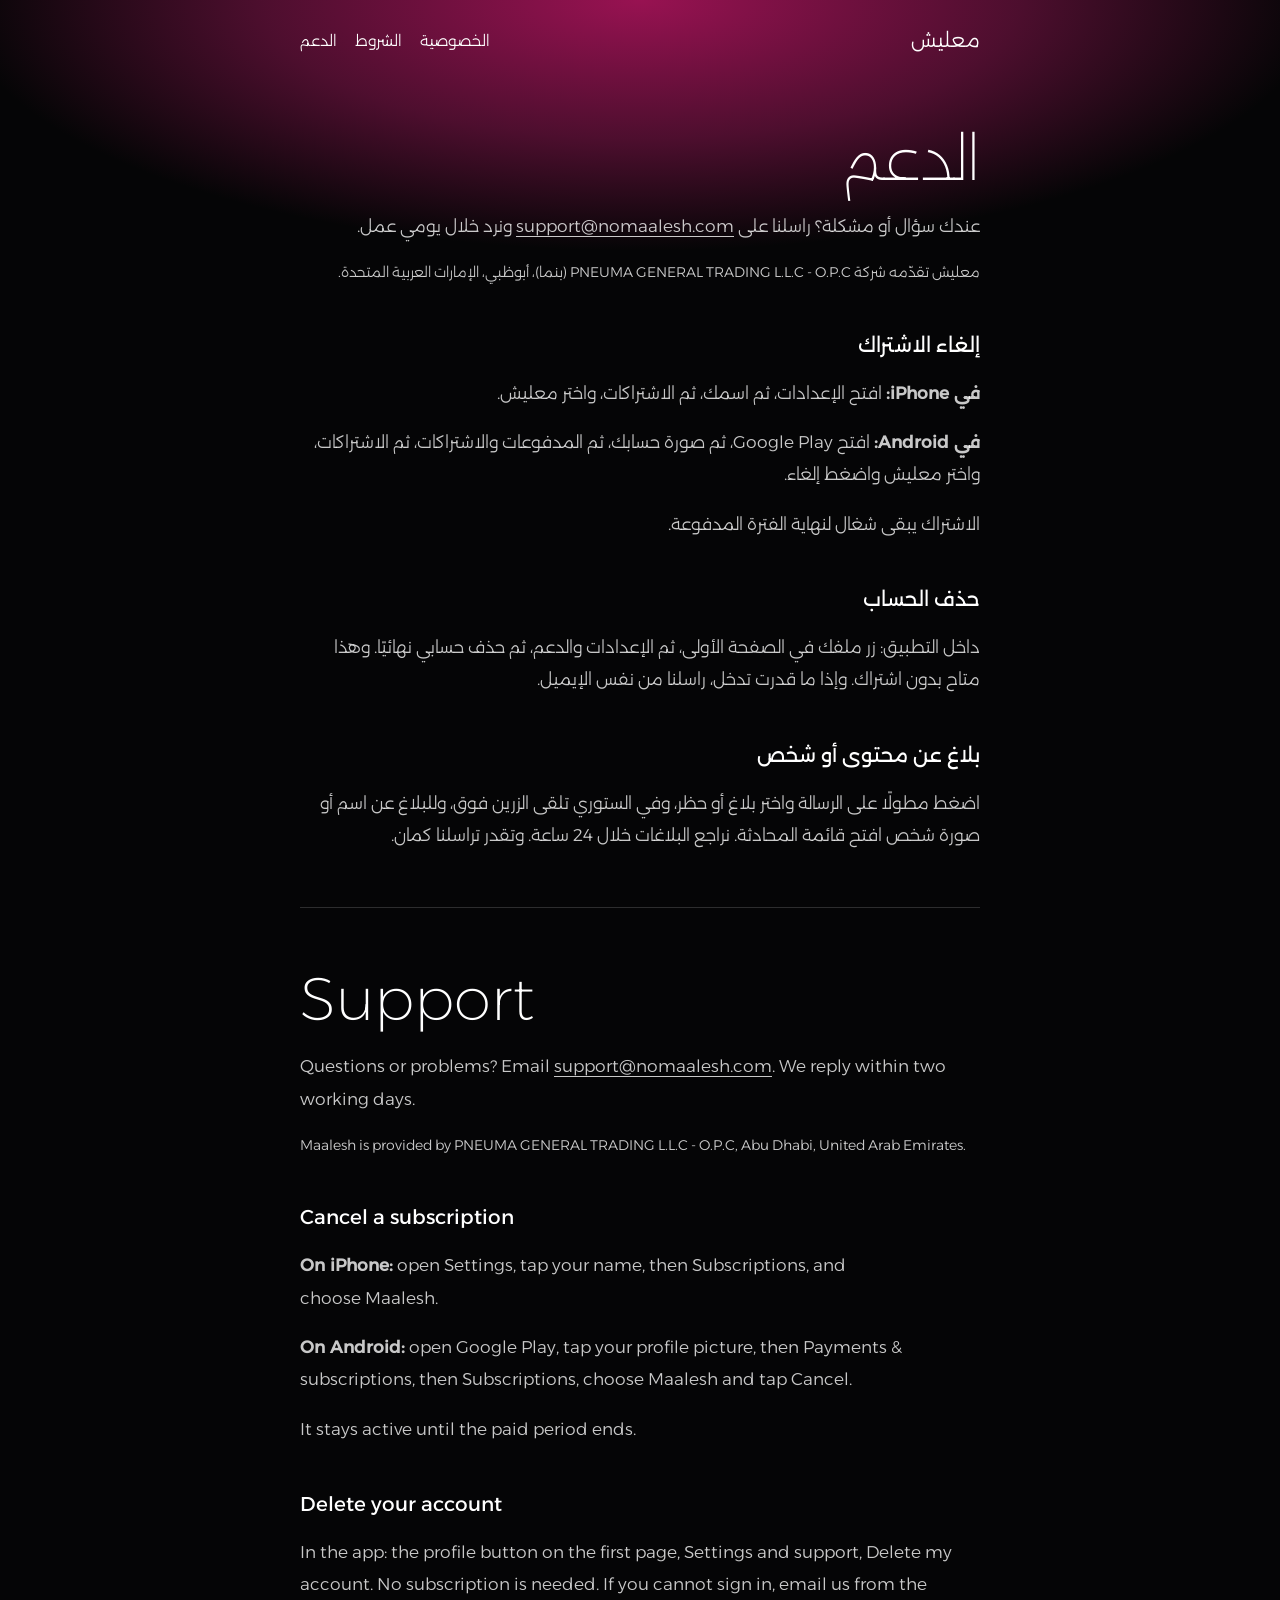
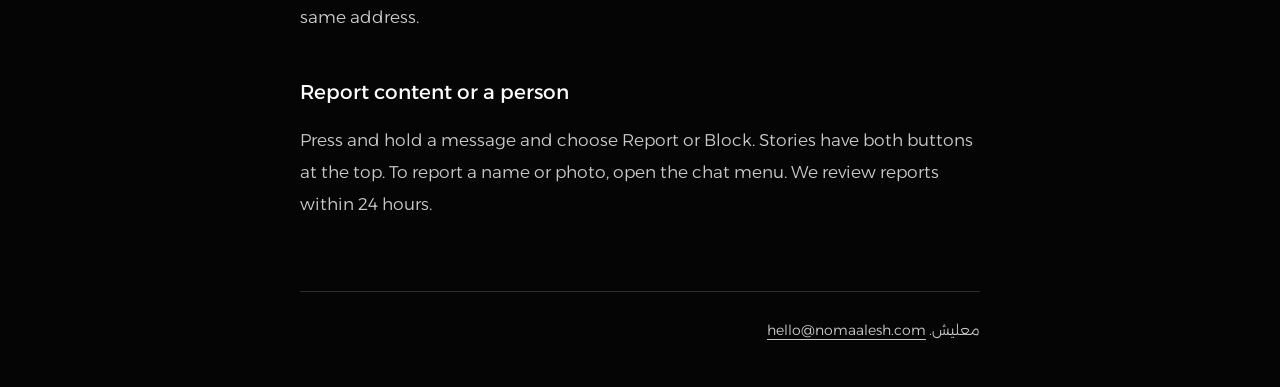
<file: support/index.html>
<!doctype html>
<html lang="ar" dir="rtl">
<head>
<meta charset="utf-8"><meta name="viewport" content="width=device-width,initial-scale=1">
<title>الدعم - معليش</title>
<meta name="description" content="معليش: أعياد ميلاد اللي تحبهم، تفاصيلهم، ورسايلهم في مكان واحد.">
<link rel="icon" href="/icon.png">
<link rel="stylesheet" href="/style.css">
</head>
<body>
<div class="wrap">
<header class="top"><a href="/" style="text-decoration:none">معليش</a><nav><a href="/privacy/">الخصوصية</a><a href="/terms/">الشروط</a><a href="/support/">الدعم</a></nav></header>
<article><h1>الدعم</h1><p>عندك سؤال أو مشكلة؟ راسلنا على <a href="mailto:support@nomaalesh.com">support@nomaalesh.com</a> ونرد خلال يومي عمل.</p><p class="meta">معليش تقدّمه شركة <bdi dir="ltr">PNEUMA GENERAL TRADING L.L.C - O.P.C</bdi> (بنما)، أبوظبي، الإمارات العربية المتحدة.</p>
<h2>إلغاء الاشتراك</h2><p><b>في iPhone:</b> افتح الإعدادات، ثم اسمك، ثم الاشتراكات، واختر معليش.</p><p><b>في Android:</b> افتح Google Play، ثم صورة حسابك، ثم المدفوعات والاشتراكات، ثم الاشتراكات، واختر معليش واضغط إلغاء.</p><p>الاشتراك يبقى شغال لنهاية الفترة المدفوعة.</p>
<h2 id="delete">حذف الحساب</h2><p>داخل التطبيق: زر ملفك في الصفحة الأولى، ثم الإعدادات والدعم، ثم حذف حسابي نهائيًا. وهذا متاح بدون اشتراك. وإذا ما قدرت تدخل، راسلنا من نفس الإيميل.</p>
<h2>بلاغ عن محتوى أو شخص</h2><p>اضغط مطولًا على الرسالة واختر بلاغ أو حظر، وفي الستوري تلقى الزرين فوق، وللبلاغ عن اسم أو صورة شخص افتح قائمة المحادثة. نراجع البلاغات خلال 24 ساعة. وتقدر تراسلنا كمان.</p>
<hr><div class="en"><h1>Support</h1><p>Questions or problems? Email <a href="mailto:support@nomaalesh.com">support@nomaalesh.com</a>. We reply within two working days.</p><p class="meta">Maalesh is provided by PNEUMA GENERAL TRADING L.L.C - O.P.C, Abu Dhabi, United Arab Emirates.</p>
<h2>Cancel a subscription</h2><p><b>On iPhone:</b> open Settings, tap your name, then Subscriptions, and choose Maalesh.</p><p><b>On Android:</b> open Google Play, tap your profile picture, then Payments &amp; subscriptions, then Subscriptions, choose Maalesh and tap Cancel.</p><p>It stays active until the paid period ends.</p>
<h2 id="delete-en">Delete your account</h2><p>In the app: the profile button on the first page, Settings and support, Delete my account. No subscription is needed. If you cannot sign in, email us from the same address.</p>
<h2>Report content or a person</h2><p>Press and hold a message and choose Report or Block. Stories have both buttons at the top. To report a name or photo, open the chat menu. We review reports within 24 hours.</p></div></article>
<footer>معليش. <a href="mailto:hello@nomaalesh.com">hello@nomaalesh.com</a></footer>
</div>
</body>
</html>
</file>
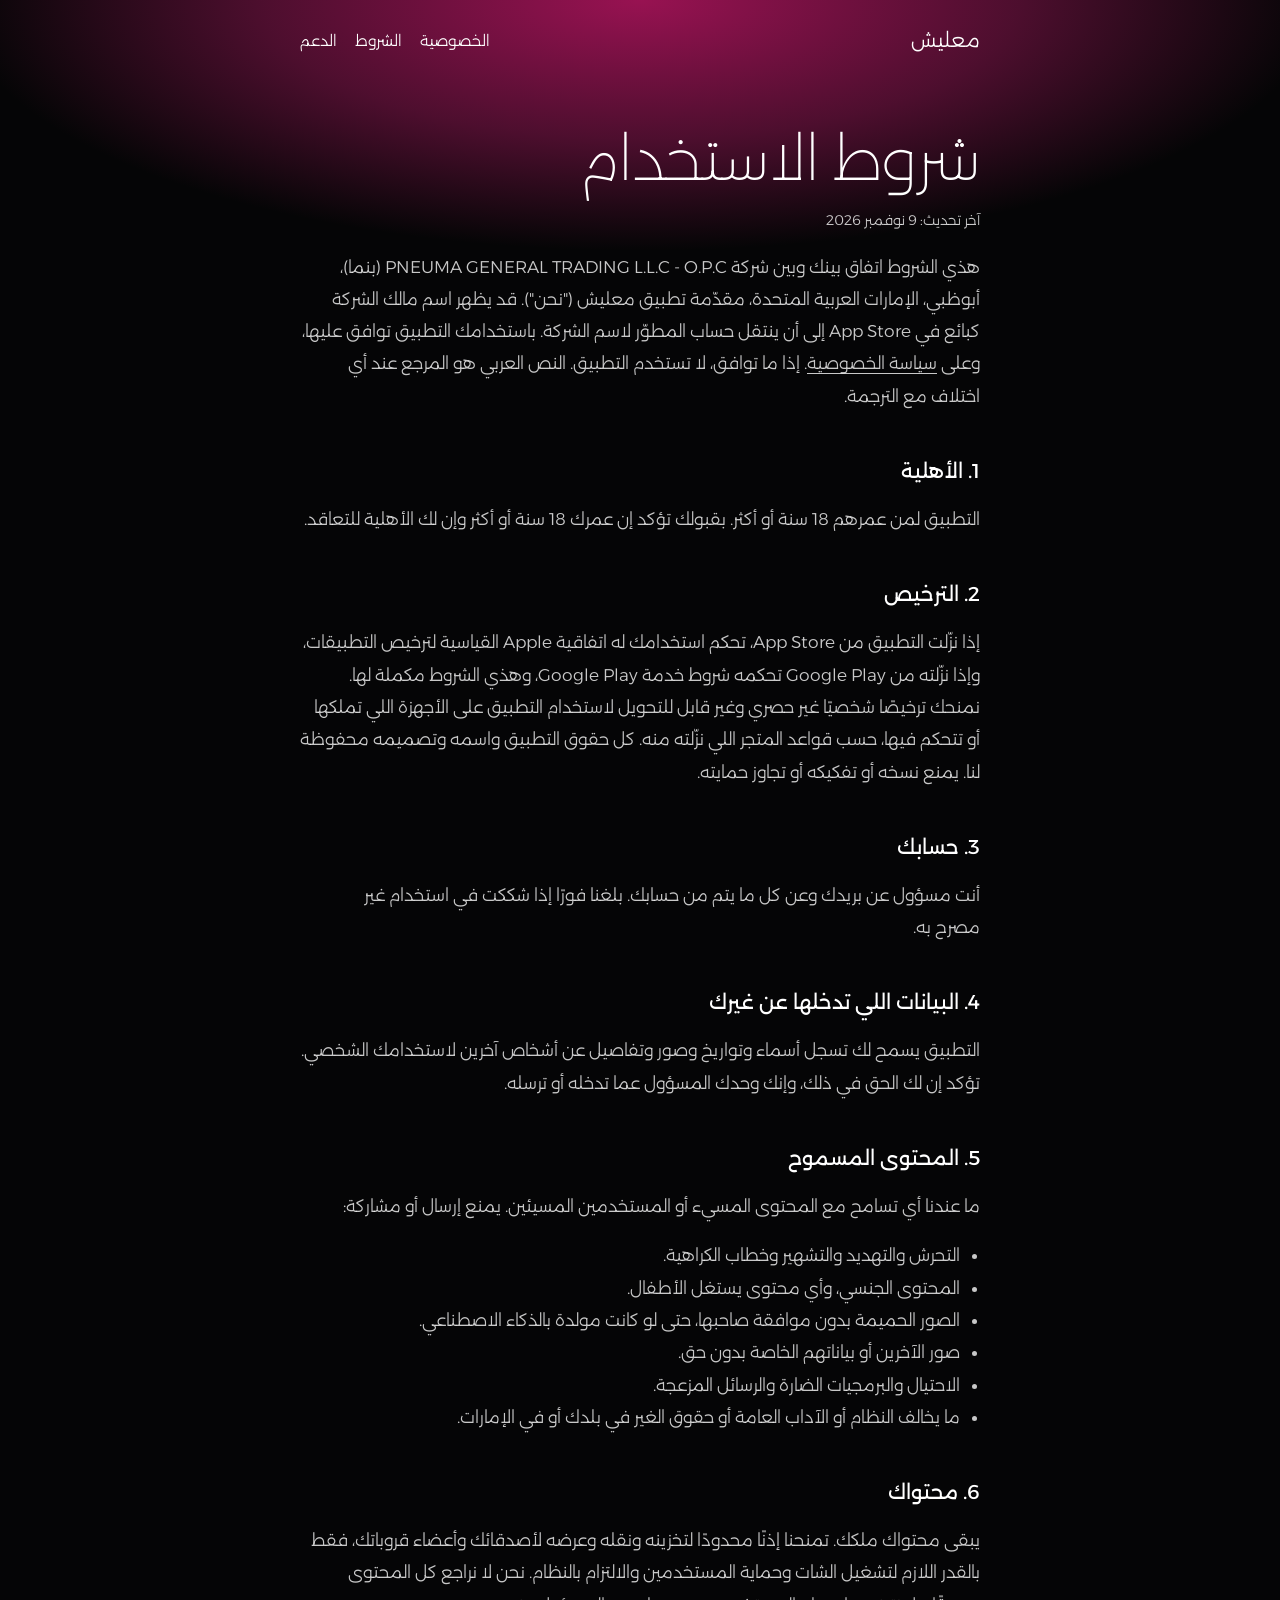
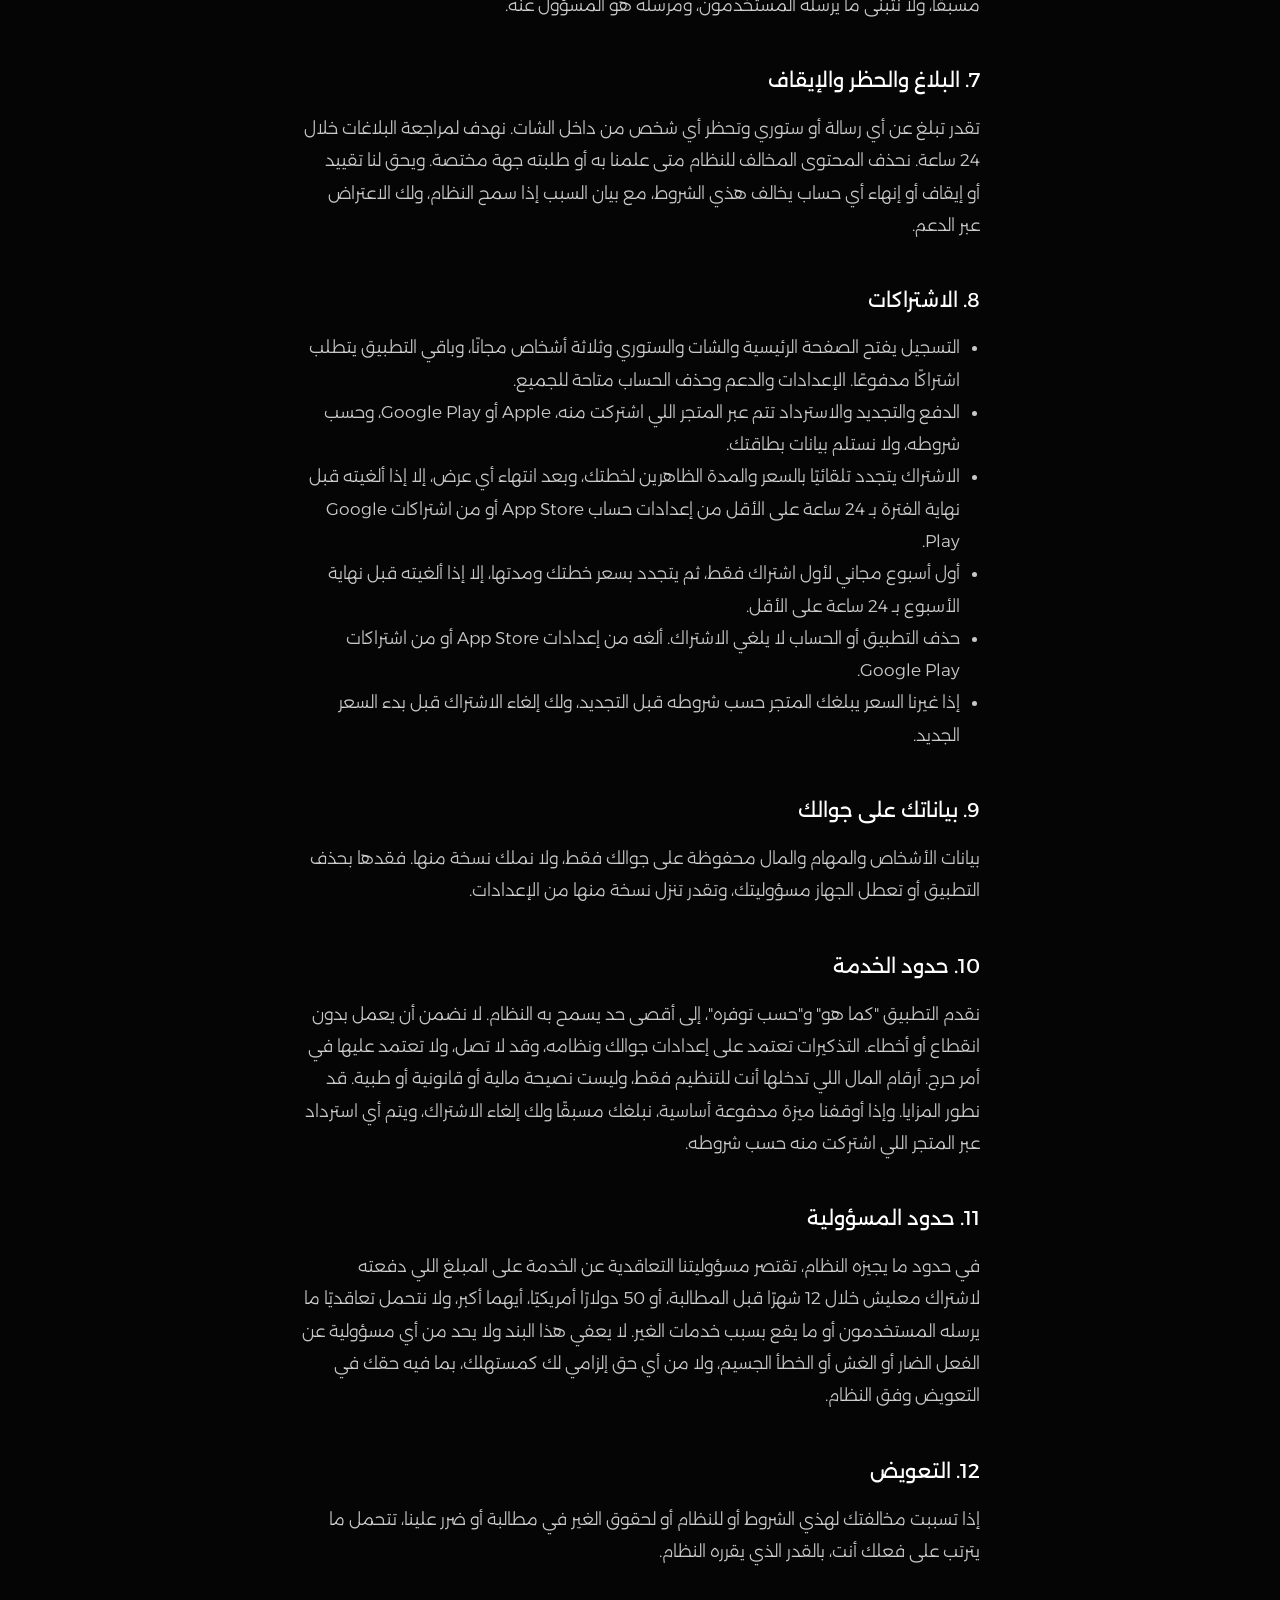
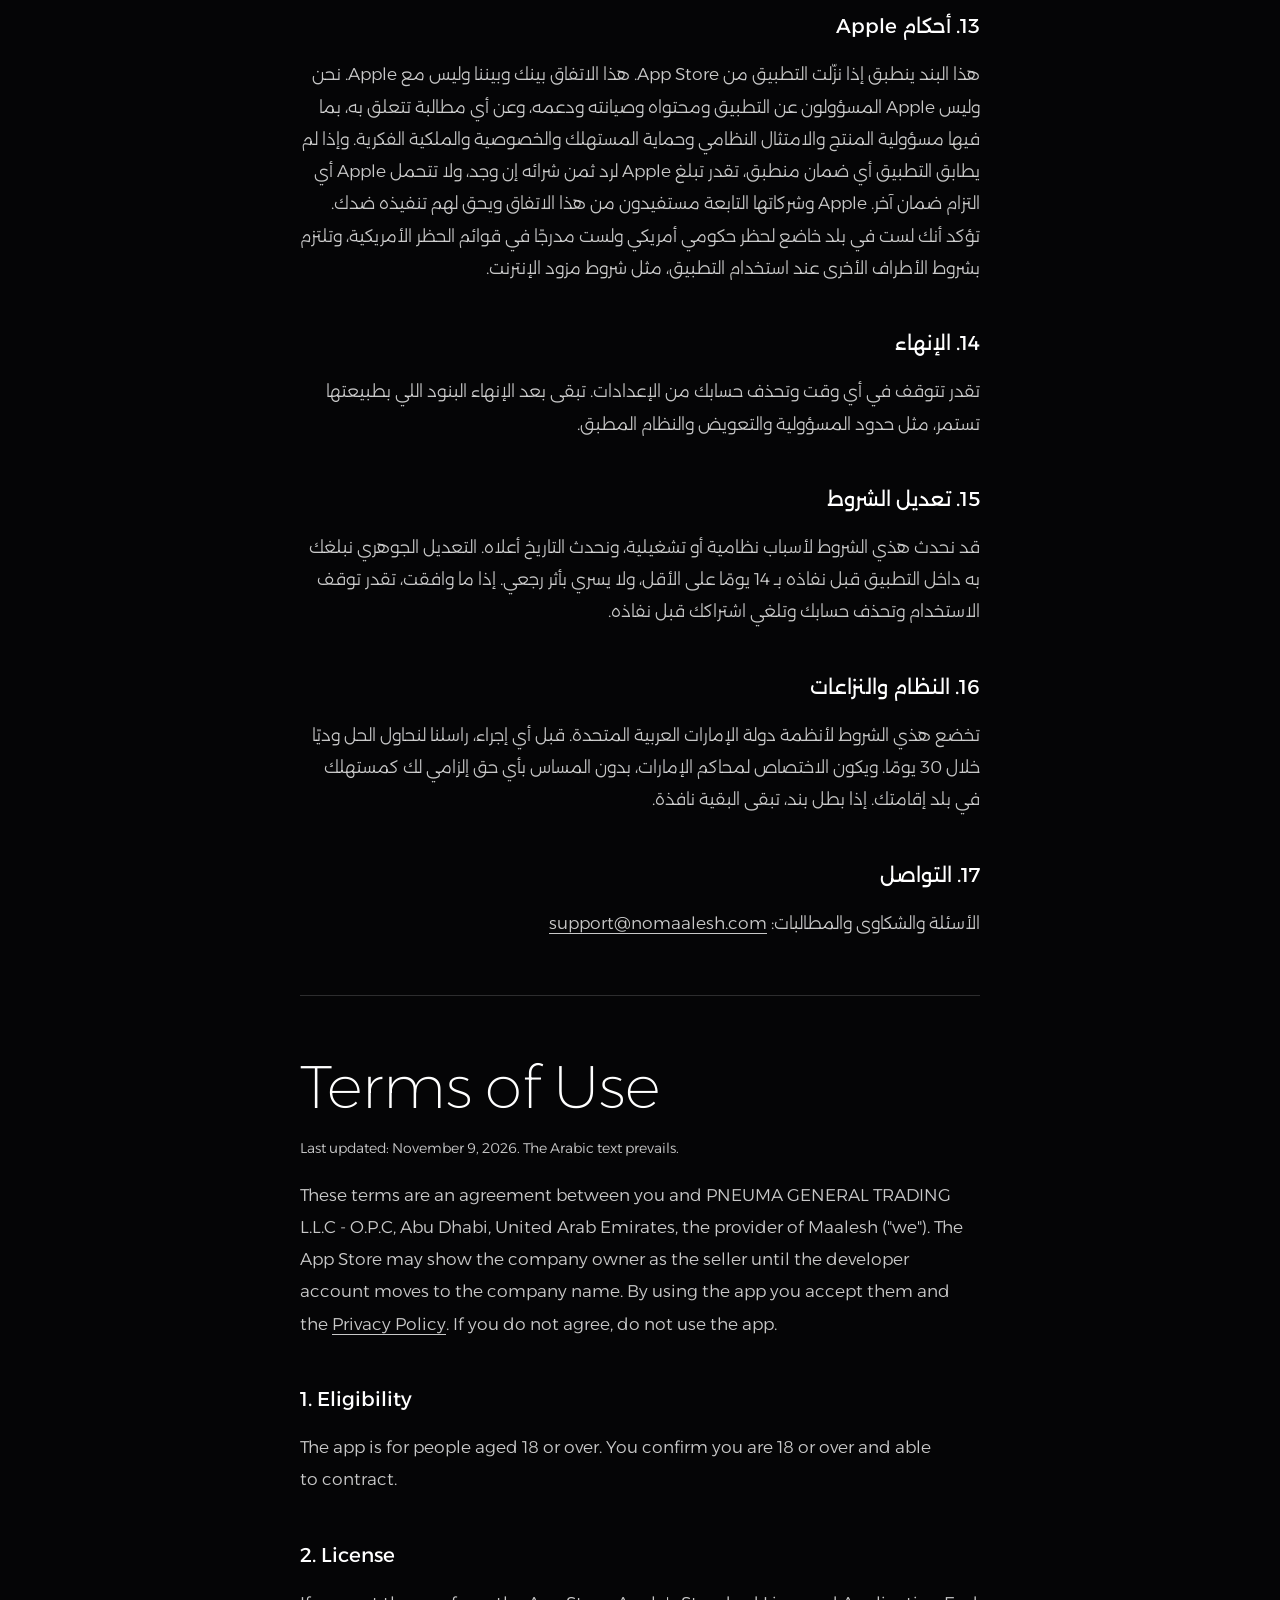
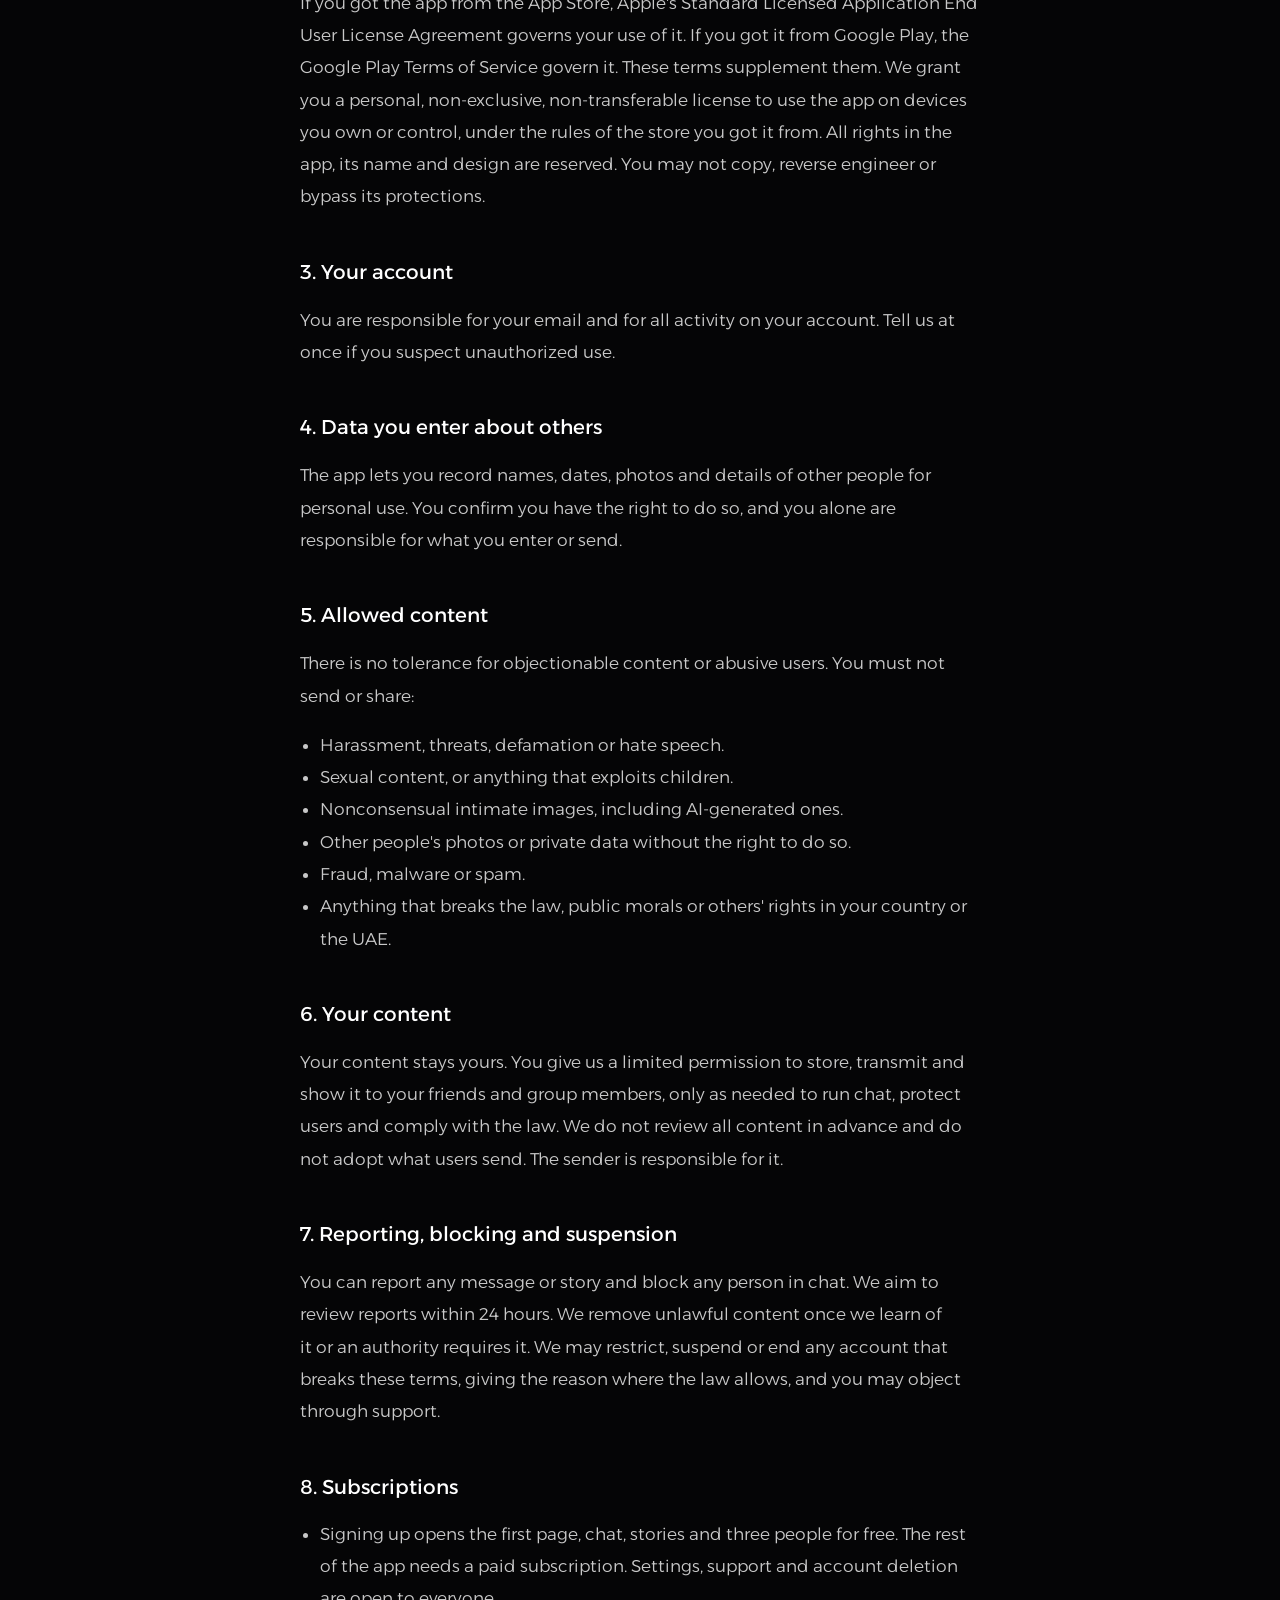
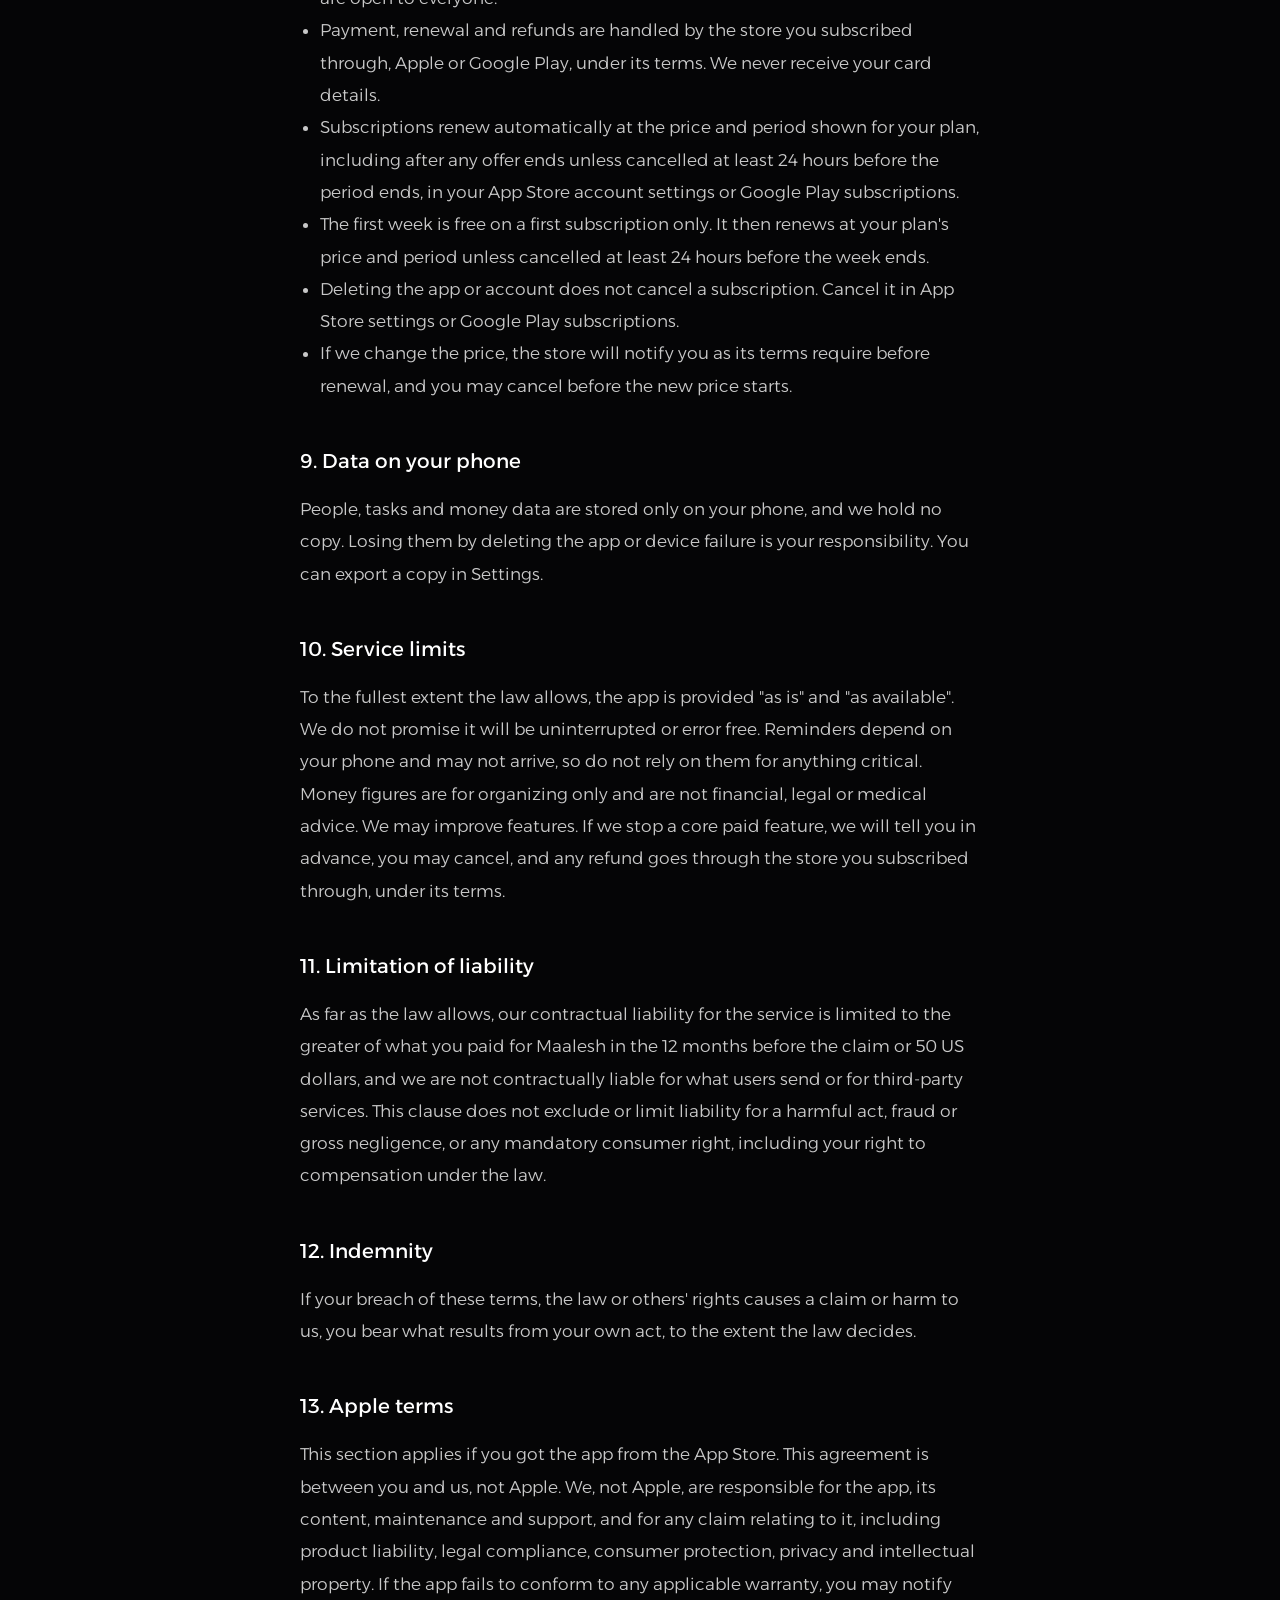
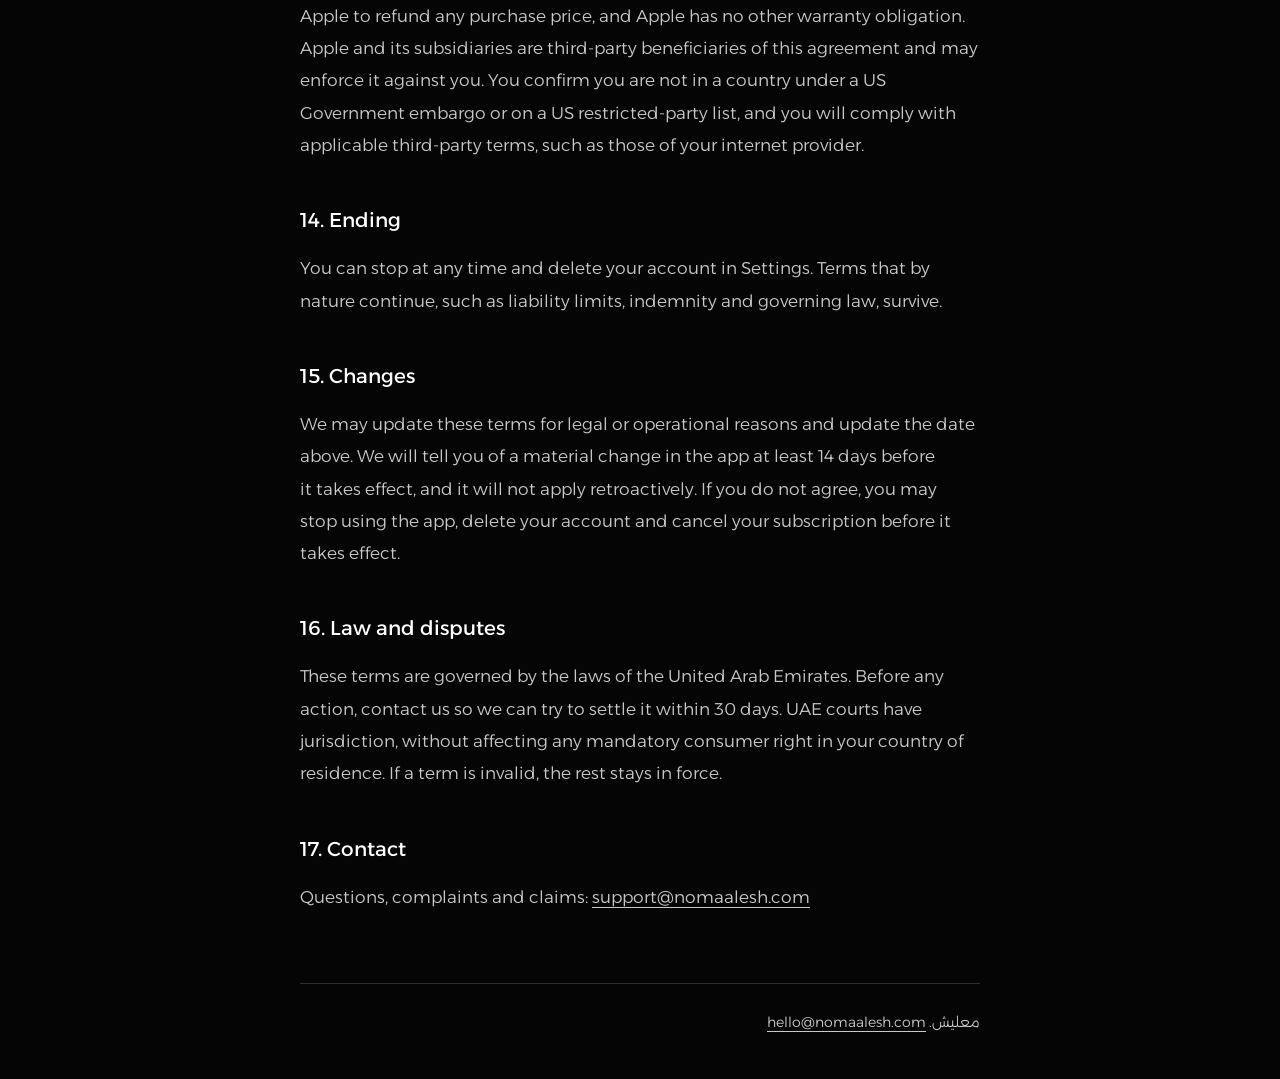
<file: terms/index.html>
<!doctype html>
<html lang="ar" dir="rtl">
<head>
<meta charset="utf-8"><meta name="viewport" content="width=device-width,initial-scale=1">
<title>شروط الاستخدام - معليش</title>
<meta name="description" content="معليش: أعياد ميلاد اللي تحبهم، تفاصيلهم، ورسايلهم في مكان واحد.">
<link rel="icon" href="/icon.png">
<link rel="stylesheet" href="/style.css">
</head>
<body>
<div class="wrap">
<header class="top"><a href="/" style="text-decoration:none">معليش</a><nav><a href="/privacy/">الخصوصية</a><a href="/terms/">الشروط</a><a href="/support/">الدعم</a></nav></header>
<article><h1>شروط الاستخدام</h1><p class="meta">آخر تحديث: 9 نوفمبر 2026</p>
<p>هذي الشروط اتفاق بينك وبين شركة <bdi dir="ltr">PNEUMA GENERAL TRADING L.L.C - O.P.C</bdi> (بنما)، أبوظبي، الإمارات العربية المتحدة، مقدّمة تطبيق معليش ("نحن"). قد يظهر اسم مالك الشركة كبائع في App Store إلى أن ينتقل حساب المطوّر لاسم الشركة. باستخدامك التطبيق توافق عليها، وعلى <a href="/privacy/">سياسة الخصوصية</a>. إذا ما توافق، لا تستخدم التطبيق. النص العربي هو المرجع عند أي اختلاف مع الترجمة.</p>
<h2>1. الأهلية</h2><p>التطبيق لمن عمرهم 18 سنة أو أكثر. بقبولك تؤكد إن عمرك 18 سنة أو أكثر وإن لك الأهلية للتعاقد.</p>
<h2>2. الترخيص</h2><p>إذا نزّلت التطبيق من App Store، تحكم استخدامك له اتفاقية Apple القياسية لترخيص التطبيقات، وإذا نزّلته من Google Play تحكمه شروط خدمة Google Play، وهذي الشروط مكملة لها. نمنحك ترخيصًا شخصيًا غير حصري وغير قابل للتحويل لاستخدام التطبيق على الأجهزة اللي تملكها أو تتحكم فيها، حسب قواعد المتجر اللي نزّلته منه. كل حقوق التطبيق واسمه وتصميمه محفوظة لنا. يمنع نسخه أو تفكيكه أو تجاوز حمايته.</p>
<h2>3. حسابك</h2><p>أنت مسؤول عن بريدك وعن كل ما يتم من حسابك. بلغنا فورًا إذا شككت في استخدام غير مصرح به.</p>
<h2>4. البيانات اللي تدخلها عن غيرك</h2><p>التطبيق يسمح لك تسجل أسماء وتواريخ وصور وتفاصيل عن أشخاص آخرين لاستخدامك الشخصي. تؤكد إن لك الحق في ذلك، وإنك وحدك المسؤول عما تدخله أو ترسله.</p>
<h2>5. المحتوى المسموح</h2><p>ما عندنا أي تسامح مع المحتوى المسيء أو المستخدمين المسيئين. يمنع إرسال أو مشاركة:</p>
<ul><li>التحرش والتهديد والتشهير وخطاب الكراهية.</li><li>المحتوى الجنسي، وأي محتوى يستغل الأطفال.</li><li>الصور الحميمة بدون موافقة صاحبها، حتى لو كانت مولدة بالذكاء الاصطناعي.</li><li>صور الآخرين أو بياناتهم الخاصة بدون حق.</li><li>الاحتيال والبرمجيات الضارة والرسائل المزعجة.</li><li>ما يخالف النظام أو الآداب العامة أو حقوق الغير في بلدك أو في الإمارات.</li></ul>
<h2>6. محتواك</h2><p>يبقى محتواك ملكك. تمنحنا إذنًا محدودًا لتخزينه ونقله وعرضه لأصدقائك وأعضاء قروباتك، فقط بالقدر اللازم لتشغيل الشات وحماية المستخدمين والالتزام بالنظام. نحن لا نراجع كل المحتوى مسبقًا، ولا نتبنى ما يرسله المستخدمون، ومرسله هو المسؤول عنه.</p>
<h2>7. البلاغ والحظر والإيقاف</h2><p>تقدر تبلغ عن أي رسالة أو ستوري وتحظر أي شخص من داخل الشات. نهدف لمراجعة البلاغات خلال 24 ساعة. نحذف المحتوى المخالف للنظام متى علمنا به أو طلبته جهة مختصة. ويحق لنا تقييد أو إيقاف أو إنهاء أي حساب يخالف هذي الشروط، مع بيان السبب إذا سمح النظام، ولك الاعتراض عبر الدعم.</p>
<h2>8. الاشتراكات</h2><ul><li>التسجيل يفتح الصفحة الرئيسية والشات والستوري وثلاثة أشخاص مجانًا، وباقي التطبيق يتطلب اشتراكًا مدفوعًا. الإعدادات والدعم وحذف الحساب متاحة للجميع.</li><li>الدفع والتجديد والاسترداد تتم عبر المتجر اللي اشتركت منه، Apple أو Google Play، وحسب شروطه، ولا نستلم بيانات بطاقتك.</li><li>الاشتراك يتجدد تلقائيًا بالسعر والمدة الظاهرين لخطتك، وبعد انتهاء أي عرض، إلا إذا ألغيته قبل نهاية الفترة بـ 24 ساعة على الأقل من إعدادات حساب App Store أو من اشتراكات Google Play.</li><li>أول أسبوع مجاني لأول اشتراك فقط، ثم يتجدد بسعر خطتك ومدتها، إلا إذا ألغيته قبل نهاية الأسبوع بـ 24 ساعة على الأقل.</li><li>حذف التطبيق أو الحساب لا يلغي الاشتراك. ألغه من إعدادات App Store أو من اشتراكات Google Play.</li><li>إذا غيرنا السعر يبلغك المتجر حسب شروطه قبل التجديد، ولك إلغاء الاشتراك قبل بدء السعر الجديد.</li></ul>
<h2>9. بياناتك على جوالك</h2><p>بيانات الأشخاص والمهام والمال محفوظة على جوالك فقط، ولا نملك نسخة منها. فقدها بحذف التطبيق أو تعطل الجهاز مسؤوليتك، وتقدر تنزل نسخة منها من الإعدادات.</p>
<h2>10. حدود الخدمة</h2><p>نقدم التطبيق "كما هو" و"حسب توفره"، إلى أقصى حد يسمح به النظام. لا نضمن أن يعمل بدون انقطاع أو أخطاء. التذكيرات تعتمد على إعدادات جوالك ونظامه، وقد لا تصل، ولا تعتمد عليها في أمر حرج. أرقام المال اللي تدخلها أنت للتنظيم فقط، وليست نصيحة مالية أو قانونية أو طبية. قد نطور المزايا. وإذا أوقفنا ميزة مدفوعة أساسية، نبلغك مسبقًا ولك إلغاء الاشتراك، ويتم أي استرداد عبر المتجر اللي اشتركت منه حسب شروطه.</p>
<h2>11. حدود المسؤولية</h2><p>في حدود ما يجيزه النظام، تقتصر مسؤوليتنا التعاقدية عن الخدمة على المبلغ اللي دفعته لاشتراك معليش خلال 12 شهرًا قبل المطالبة، أو 50 دولارًا أمريكيًا، أيهما أكبر، ولا نتحمل تعاقديًا ما يرسله المستخدمون أو ما يقع بسبب خدمات الغير. لا يعفي هذا البند ولا يحد من أي مسؤولية عن الفعل الضار أو الغش أو الخطأ الجسيم، ولا من أي حق إلزامي لك كمستهلك، بما فيه حقك في التعويض وفق النظام.</p>
<h2>12. التعويض</h2><p>إذا تسببت مخالفتك لهذي الشروط أو للنظام أو لحقوق الغير في مطالبة أو ضرر علينا، تتحمل ما يترتب على فعلك أنت، بالقدر الذي يقرره النظام.</p>
<h2>13. أحكام Apple</h2><p>هذا البند ينطبق إذا نزّلت التطبيق من App Store. هذا الاتفاق بينك وبيننا وليس مع Apple. نحن وليس Apple المسؤولون عن التطبيق ومحتواه وصيانته ودعمه، وعن أي مطالبة تتعلق به، بما فيها مسؤولية المنتج والامتثال النظامي وحماية المستهلك والخصوصية والملكية الفكرية. وإذا لم يطابق التطبيق أي ضمان منطبق، تقدر تبلغ Apple لرد ثمن شرائه إن وجد، ولا تتحمل Apple أي التزام ضمان آخر. Apple وشركاتها التابعة مستفيدون من هذا الاتفاق ويحق لهم تنفيذه ضدك. تؤكد أنك لست في بلد خاضع لحظر حكومي أمريكي ولست مدرجًا في قوائم الحظر الأمريكية، وتلتزم بشروط الأطراف الأخرى عند استخدام التطبيق، مثل شروط مزود الإنترنت.</p>
<h2>14. الإنهاء</h2><p>تقدر تتوقف في أي وقت وتحذف حسابك من الإعدادات. تبقى بعد الإنهاء البنود اللي بطبيعتها تستمر، مثل حدود المسؤولية والتعويض والنظام المطبق.</p>
<h2>15. تعديل الشروط</h2><p>قد نحدث هذي الشروط لأسباب نظامية أو تشغيلية، ونحدث التاريخ أعلاه. التعديل الجوهري نبلغك به داخل التطبيق قبل نفاذه بـ 14 يومًا على الأقل، ولا يسري بأثر رجعي. إذا ما وافقت، تقدر توقف الاستخدام وتحذف حسابك وتلغي اشتراكك قبل نفاذه.</p>
<h2>16. النظام والنزاعات</h2><p>تخضع هذي الشروط لأنظمة دولة الإمارات العربية المتحدة. قبل أي إجراء، راسلنا لنحاول الحل وديًا خلال 30 يومًا. ويكون الاختصاص لمحاكم الإمارات، بدون المساس بأي حق إلزامي لك كمستهلك في بلد إقامتك. إذا بطل بند، تبقى البقية نافذة.</p>
<h2>17. التواصل</h2><p>الأسئلة والشكاوى والمطالبات: <a href="mailto:support@nomaalesh.com">support@nomaalesh.com</a></p>
<hr><div class="en"><h1>Terms of Use</h1><p class="meta">Last updated: November 9, 2026. The Arabic text prevails.</p>
<p>These terms are an agreement between you and PNEUMA GENERAL TRADING L.L.C - O.P.C, Abu Dhabi, United Arab Emirates, the provider of Maalesh ("we"). The App Store may show the company owner as the seller until the developer account moves to the company name. By using the app you accept them and the <a href="/privacy/">Privacy Policy</a>. If you do not agree, do not use the app.</p>
<h2>1. Eligibility</h2><p>The app is for people aged 18 or over. You confirm you are 18 or over and able to contract.</p>
<h2>2. License</h2><p>If you got the app from the App Store, Apple's Standard Licensed Application End User License Agreement governs your use of it. If you got it from Google Play, the Google Play Terms of Service govern it. These terms supplement them. We grant you a personal, non-exclusive, non-transferable license to use the app on devices you own or control, under the rules of the store you got it from. All rights in the app, its name and design are reserved. You may not copy, reverse engineer or bypass its protections.</p>
<h2>3. Your account</h2><p>You are responsible for your email and for all activity on your account. Tell us at once if you suspect unauthorized use.</p>
<h2>4. Data you enter about others</h2><p>The app lets you record names, dates, photos and details of other people for personal use. You confirm you have the right to do so, and you alone are responsible for what you enter or send.</p>
<h2>5. Allowed content</h2><p>There is no tolerance for objectionable content or abusive users. You must not send or share:</p>
<ul><li>Harassment, threats, defamation or hate speech.</li><li>Sexual content, or anything that exploits children.</li><li>Nonconsensual intimate images, including AI-generated ones.</li><li>Other people's photos or private data without the right to do so.</li><li>Fraud, malware or spam.</li><li>Anything that breaks the law, public morals or others' rights in your country or the UAE.</li></ul>
<h2>6. Your content</h2><p>Your content stays yours. You give us a limited permission to store, transmit and show it to your friends and group members, only as needed to run chat, protect users and comply with the law. We do not review all content in advance and do not adopt what users send. The sender is responsible for it.</p>
<h2>7. Reporting, blocking and suspension</h2><p>You can report any message or story and block any person in chat. We aim to review reports within 24 hours. We remove unlawful content once we learn of it or an authority requires it. We may restrict, suspend or end any account that breaks these terms, giving the reason where the law allows, and you may object through support.</p>
<h2>8. Subscriptions</h2><ul><li>Signing up opens the first page, chat, stories and three people for free. The rest of the app needs a paid subscription. Settings, support and account deletion are open to everyone.</li><li>Payment, renewal and refunds are handled by the store you subscribed through, Apple or Google Play, under its terms. We never receive your card details.</li><li>Subscriptions renew automatically at the price and period shown for your plan, including after any offer ends unless cancelled at least 24 hours before the period ends, in your App Store account settings or Google Play subscriptions.</li><li>The first week is free on a first subscription only. It then renews at your plan's price and period unless cancelled at least 24 hours before the week ends.</li><li>Deleting the app or account does not cancel a subscription. Cancel it in App Store settings or Google Play subscriptions.</li><li>If we change the price, the store will notify you as its terms require before renewal, and you may cancel before the new price starts.</li></ul>
<h2>9. Data on your phone</h2><p>People, tasks and money data are stored only on your phone, and we hold no copy. Losing them by deleting the app or device failure is your responsibility. You can export a copy in Settings.</p>
<h2>10. Service limits</h2><p>To the fullest extent the law allows, the app is provided "as is" and "as available". We do not promise it will be uninterrupted or error free. Reminders depend on your phone and may not arrive, so do not rely on them for anything critical. Money figures are for organizing only and are not financial, legal or medical advice. We may improve features. If we stop a core paid feature, we will tell you in advance, you may cancel, and any refund goes through the store you subscribed through, under its terms.</p>
<h2>11. Limitation of liability</h2><p>As far as the law allows, our contractual liability for the service is limited to the greater of what you paid for Maalesh in the 12 months before the claim or 50 US dollars, and we are not contractually liable for what users send or for third-party services. This clause does not exclude or limit liability for a harmful act, fraud or gross negligence, or any mandatory consumer right, including your right to compensation under the law.</p>
<h2>12. Indemnity</h2><p>If your breach of these terms, the law or others' rights causes a claim or harm to us, you bear what results from your own act, to the extent the law decides.</p>
<h2>13. Apple terms</h2><p>This section applies if you got the app from the App Store. This agreement is between you and us, not Apple. We, not Apple, are responsible for the app, its content, maintenance and support, and for any claim relating to it, including product liability, legal compliance, consumer protection, privacy and intellectual property. If the app fails to conform to any applicable warranty, you may notify Apple to refund any purchase price, and Apple has no other warranty obligation. Apple and its subsidiaries are third-party beneficiaries of this agreement and may enforce it against you. You confirm you are not in a country under a US Government embargo or on a US restricted-party list, and you will comply with applicable third-party terms, such as those of your internet provider.</p>
<h2>14. Ending</h2><p>You can stop at any time and delete your account in Settings. Terms that by nature continue, such as liability limits, indemnity and governing law, survive.</p>
<h2>15. Changes</h2><p>We may update these terms for legal or operational reasons and update the date above. We will tell you of a material change in the app at least 14 days before it takes effect, and it will not apply retroactively. If you do not agree, you may stop using the app, delete your account and cancel your subscription before it takes effect.</p>
<h2>16. Law and disputes</h2><p>These terms are governed by the laws of the United Arab Emirates. Before any action, contact us so we can try to settle it within 30 days. UAE courts have jurisdiction, without affecting any mandatory consumer right in your country of residence. If a term is invalid, the rest stays in force.</p>
<h2>17. Contact</h2><p>Questions, complaints and claims: <a href="mailto:support@nomaalesh.com">support@nomaalesh.com</a></p></div></article>
<footer>معليش. <a href="mailto:hello@nomaalesh.com">hello@nomaalesh.com</a></footer>
</div>
</body>
</html>
</file>
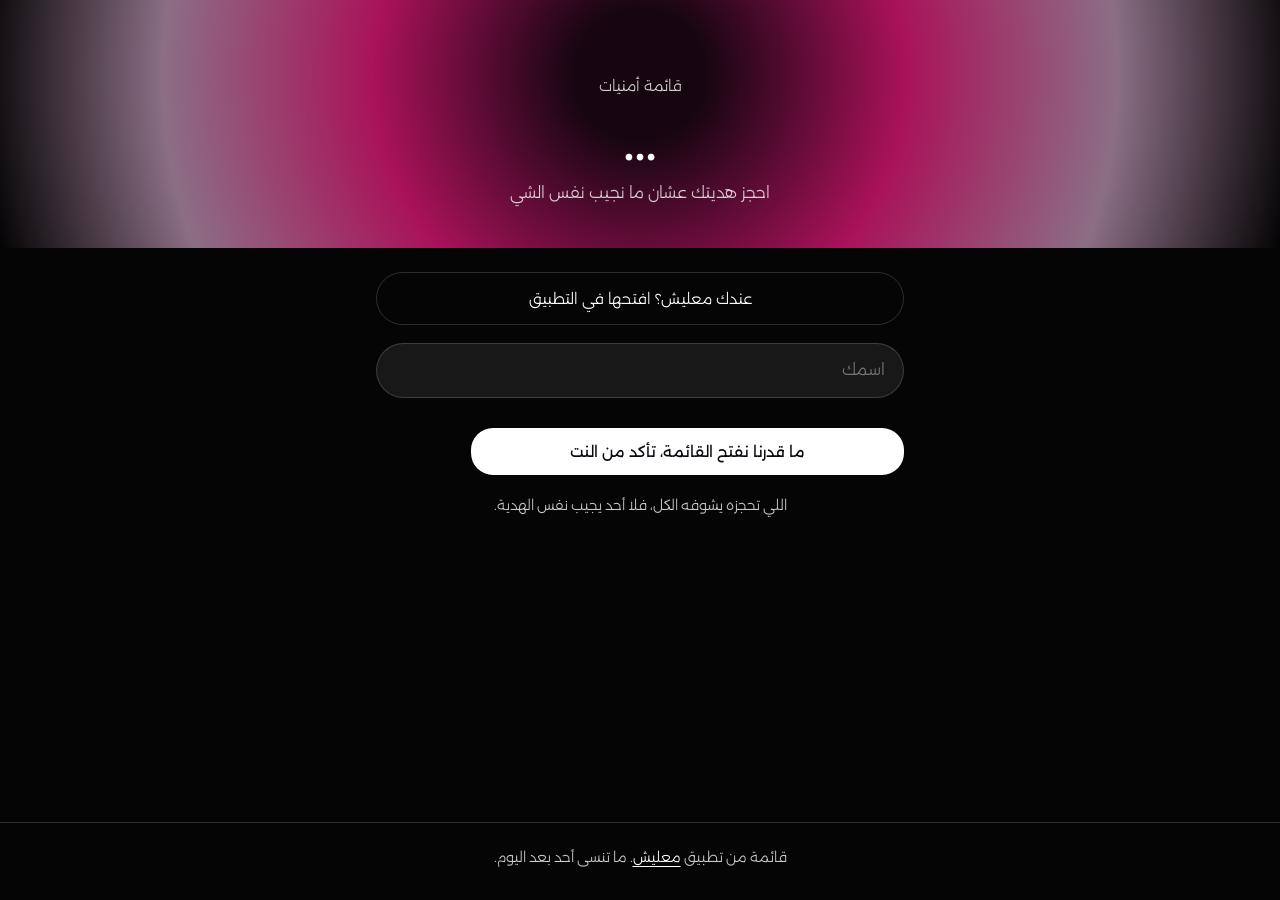
<file: w/index.html>
<!doctype html>
<html lang="ar" dir="rtl">
<head>
<meta charset="utf-8"><meta name="viewport" content="width=device-width,initial-scale=1">
<title>قائمة أمنيات - معليش</title>
<meta name="description" content="احجز هديتك عشان ما تتكرر.">
<meta name="robots" content="noindex">
<link rel="icon" href="/icon.png">
<link rel="stylesheet" href="/style.css"><link rel="stylesheet" href="/link.css">
</head>
<body>
<div class="link">
<header class="aura a-rose"><p class="from">قائمة أمنيات</p><h1 id="title">…</h1><p class="when">احجز هديتك عشان ما نجيب نفس الشي</p></header>
<main>
<a class="app" data-open="w" href="#">عندك معليش؟ افتحها في التطبيق</a>
<div class="name"><input id="who" maxlength="40" placeholder="اسمك" aria-label="اسمك" autocomplete="given-name"></div>
<ul id="items"></ul>
<p class="msg" id="msg" role="status"></p>
<div class="get" id="get"><p>حمّل معليش، ويذكرك قبل يوم الهدية، وتسوي قائمة أمنياتك أنت بعد.</p><a href="/">قريبًا على App Store</a></div>
<p class="note">اللي تحجزه يشوفه الكل، فلا أحد يجيب نفس الهدية.</p>
</main>
<footer>قائمة من تطبيق <a href="/">معليش</a>. ما تنسى أحد بعد اليوم.</footer>
</div>
<script src="/link.js"></script>
<script>
const DEMO_W = { title: 'أمنيات أمي', items: [
  { id: '1', title: 'عطر عود', price: 450, reserved_by: 'فهد' },
  { id: '2', title: 'ساعة ذهبية', price: 1800, reserved_by: null },
  { id: '3', title: 'كتاب طبخ', price: 90, reserved_by: null }] };
const DEMO = { wishlist_view: () => DEMO_W, wishlist_reserve: (b) => {
  const i = DEMO_W.items.find((x) => x.id === b.item); if (!i || i.reserved_by) return false; i.reserved_by = b.who; return true; } };
async function load() {
  let v;
  try { v = await call('wishlist_view', { t: token }); } catch { say('ما قدرنا نفتح القائمة، تأكد من النت'); return; }
  if (!v) { $('#title').textContent = 'الرابط انتهى'; return; }
  $('#title').textContent = v.title; document.title = v.title + ' - معليش';
  const list = $('#items'); list.replaceChildren();
  for (const i of v.items) {
    const li = el('li'); const text = el('div');
    text.append(el('div', 't', i.title));
    if (i.price) text.append(el('div', 'p', Number(i.price).toLocaleString('ar') + ' تقريبًا'));
    li.append(text);
    if (i.reserved_by) li.append(el('span', 'taken', 'حجزها ' + i.reserved_by));
    else {
      const b = el('button', null, 'أنا أجيبها');
      b.onclick = async () => {
        const n = myName(); if (!n) { say('اكتب اسمك أول'); nameBox.focus(); return; }
        b.disabled = true;
        try { const ok = await call('wishlist_reserve', { t: token, item: i.id, who: n });
              say(ok ? 'تم، الهدية باسمك' : 'أحد سبقك عليها'); load(); if (ok) showGet(); }
        catch { say('ما قدرنا نحجزها، حاول بعد شوي'); b.disabled = false; }
      };
      li.append(b);
    }
    list.append(li);
  }
}
load();
</script>
</body>
</html>
</file>
<file: home.css>
@font-face{font-family:Lalezar;font-display:swap;src:url(fonts/Lalezar-Regular.ttf)}
@font-face{font-family:Alexandria;font-weight:300;font-display:swap;src:url(/fonts/Alexandria_300Light.ttf)}
@font-face{font-family:Alexandria;font-weight:400;font-display:swap;src:url(/fonts/Alexandria_400Regular.ttf)}
:root{--paper:#F5F1FF;--ink:#2B1630;--rose:#F21A80;--sun:#FFD45C;--blue:#3558E0;--plum:#3A2147;--soft:#5E4A66;
  --gutter:clamp(16px,4vw,48px);--wide:1180px;--pop:0 5px 0 var(--ink);--ease:cubic-bezier(.2,.8,.2,1)}
*{box-sizing:border-box}
html{overflow-x:clip;scroll-behavior:smooth;-webkit-text-size-adjust:100%}
body{margin:0;background:var(--paper);color:var(--ink);font:400 17px/1.75 Alexandria,system-ui,sans-serif;overflow-x:hidden;padding-bottom:84px}
html[lang="ar"] .en,html[lang="en"] .ar{display:none!important}
img{display:block;max-width:100%;height:auto}
a{color:inherit}
h1,h2,h3,p,ul,dl,dd,figure{margin:0}
ul{padding:0;list-style:none}
h1,h2,h3,.mark,.bubble,.btn,.sticky,.excuse,.chip,.ticker{font-family:Lalezar,Alexandria,sans-serif;font-weight:400}
:focus-visible{outline:3px solid var(--rose);outline-offset:3px;border-radius:8px}

/* الشريط العلوي */
.bar{display:flex;align-items:center;justify-content:space-between;gap:16px;max-width:var(--wide);margin:0 auto;padding:14px var(--gutter)}
.mark{display:inline-flex;align-items:center;min-height:44px;font-size:30px;line-height:1;text-decoration:none;color:var(--ink)}
.bar nav{display:flex;align-items:center;gap:clamp(12px,2.4vw,28px)}
.bar nav a{font-size:15px;text-decoration:none;padding:10px 2px}
.bar nav a:hover{color:var(--rose)}
#lang{font:400 15px Alexandria,sans-serif;min-height:44px;padding:0 18px;border:2.5px solid var(--ink);border-radius:999px;background:#fff;color:var(--ink);cursor:pointer;box-shadow:0 3px 0 var(--ink);transition:transform .15s var(--ease),box-shadow .15s var(--ease)}
#lang:hover{transform:translateY(-2px);box-shadow:0 5px 0 var(--ink)}
#lang:active{transform:translateY(3px);box-shadow:0 0 0 var(--ink)}

/* الواجهة */
.hero{display:grid;gap:clamp(8px,3vw,40px);align-items:center;max-width:var(--wide);margin:0 auto;padding:4px var(--gutter) clamp(40px,6vw,80px)}
.scene{position:relative;width:100%;max-width:600px;margin:0 auto}
.scene svg{display:block;width:100%;height:auto;overflow:visible}
.hero-copy{text-align:center}
h1{font-size:clamp(38px,7vw,76px);line-height:1.12;letter-spacing:0}
.lead{margin:16px auto 0;max-width:34em;color:var(--soft);font-size:clamp(16px,1.6vw,19px)}
.cta-row{display:flex;flex-wrap:wrap;align-items:center;justify-content:center;gap:14px;margin-top:26px}
.trust{margin-top:14px;font-size:14px;color:var(--soft)}
.trust::before{content:"";display:inline-block;width:9px;height:9px;border-radius:50%;background:#2FB872;margin-inline-end:8px}
@media (min-width:900px){
  .hero{grid-template-columns:1fr 1.05fr;padding-top:24px}
  .hero-copy{order:-1;text-align:start}
  .lead{margin-inline:0}
  .hero .cta-row{justify-content:flex-start}
}

/* الأزرار */
.btn{display:inline-flex;align-items:center;gap:12px;min-height:60px;padding:8px 28px;border:3px solid var(--ink);border-radius:999px;background:var(--rose);color:#fff;font-size:24px;line-height:1.2;text-decoration:none;box-shadow:var(--pop);transition:transform .16s var(--ease),box-shadow .16s var(--ease),background .16s}
.btn svg,.sticky svg{width:22px;height:22px;fill:currentColor;flex:none}
.btn:hover{transform:translateY(-3px);box-shadow:0 8px 0 var(--ink);background:#ff2f91}
.btn:hover svg{animation:nudge .5s var(--ease)}
.btn:active{transform:translateY(5px);box-shadow:0 0 0 var(--ink)}
@keyframes nudge{40%{transform:translateX(5px) scale(1.15)}}
.chip{display:inline-flex;align-items:center;min-height:44px;padding:0 18px;border:2.5px dashed var(--ink);border-radius:999px;font-size:18px;color:var(--ink)}

/* رسم المشهد */
.ln{stroke:var(--ink);stroke-width:5;stroke-linejoin:round;stroke-linecap:round}
.thin{stroke:var(--ink);stroke-width:3;fill:none;stroke-linecap:round;stroke-linejoin:round}
.sun{fill:var(--sun)}
.floor{stroke:var(--ink);stroke-width:5;stroke-linecap:round;stroke-dasharray:2 14;opacity:.5}
.shade{fill:var(--ink);opacity:.16}
.agal{stroke:var(--ink);stroke-width:9;fill:none;stroke-linecap:round}
.brow{stroke:var(--ink);stroke-width:6;stroke-linecap:round}
.mouth{stroke:var(--ink);stroke-width:4.5;fill:none;stroke-linecap:round;stroke-linejoin:round}
.arm-o{stroke:var(--ink);stroke-width:34;stroke-linecap:round}
.arm-i{stroke-width:24;stroke-linecap:round}
.vein{stroke:#E5263A;stroke-width:6;fill:none;stroke-linecap:round}
.puff,.heart,.petal{transform-box:fill-box;transform-origin:center}
.puff{opacity:0}
.sweat{fill:#7FD3FF;stroke:var(--ink);stroke-width:4;stroke-linejoin:round}
/* الوضع النهائي (يظهر كذا لو الحركة مقفلة) */
.g-closed,.m-talk,.m-smile{opacity:0}
.bq{transform:rotate(78deg)}
.bubble{position:absolute;margin:0;padding:.3em .75em .2em;background:#fff;border:3px solid var(--ink);border-radius:22px;box-shadow:0 4px 0 var(--ink);font-size:clamp(20px,5.6vw,34px);line-height:1.25;text-align:center;transform-origin:50% 100%}
.bubble::after{content:"";position:absolute;top:100%;width:20px;height:20px;background:#fff;border:solid var(--ink);border-width:0 3px 3px 0;transform:translateY(-11px) rotate(45deg) skew(12deg,12deg)}
.b1{left:9%;top:9%}.b1::after{left:44%}
.b2{right:2%;top:0;max-width:52%}.b2::after{right:38%}
.replay{display:block;margin:-6px auto 0;min-height:44px;padding:0 14px;border:0;background:none;color:var(--soft);font:400 13px Alexandria,sans-serif;text-decoration:underline;text-underline-offset:4px;cursor:pointer}
.replay:hover{color:var(--rose)}

.scene.play .guy{animation:walk 1.5s .3s cubic-bezier(.3,.6,.3,1) both}
.scene.play .guy-in{animation:hop .25s .3s 6 alternate ease-out}
.scene.play .b1{animation:pop .45s 1.9s var(--ease) both}
.scene.play .g-head{transform-origin:420px 340px;animation:hmph 5s 2.3s both ease-in-out}
.scene.play .g-closed{animation:off .01s 3.4s both}
.scene.play .g-open{animation:on .01s 3.4s both}
.scene.play .b2{animation:pop .45s 3.6s var(--ease) both,shake .5s 4.05s}
.scene.play .m-talk{animation:blink 1.5s 3.5s both}
.scene.play .m-pout{animation:blink-off 1.5s 3.5s both}
.scene.play .m-smile{animation:off .01s 4.7s both;opacity:0}
.scene.play .m-wavy,.scene.play .sweat,.scene.play .replay{animation:on .3s 4.7s both}
.scene.play .replay{animation-delay:6s}
.scene.play .bq{animation:droop .8s 4.7s cubic-bezier(.4,1.6,.5,1) both}
.scene.play .heart{animation:crack .7s 4.8s var(--ease) both}
.scene.play .petal{animation:fall 1.3s 5s ease-in both}
.scene.play .vein{animation:throb .7s infinite alternate ease-in-out}
.scene.play .foot{animation:tap .32s infinite alternate ease-in}
.scene.play .puff{animation:steam 1.6s infinite ease-out}
.scene.play .p2{animation-delay:.5s}
@keyframes walk{from{transform:translateX(-340px)}}
@keyframes hop{to{transform:translateY(-12px)}}
@keyframes pop{0%{opacity:0;transform:scale(.2)}70%{opacity:1;transform:scale(1.1)}100%{opacity:1;transform:none}}
@keyframes shake{20%{transform:rotate(-4deg)}40%{transform:rotate(4deg)}60%{transform:rotate(-3deg)}80%{transform:rotate(2deg)}}
@keyframes hmph{0%{transform:none}6%,20%{transform:rotate(6deg)}26%,100%{transform:rotate(-3deg)}}
@keyframes off{from{opacity:1}to{opacity:0}}
@keyframes on{from{opacity:0}to{opacity:1}}
@keyframes blink{0%{opacity:0}2%,25%{opacity:1}35%{opacity:.2}45%,70%{opacity:1}98%{opacity:1}100%{opacity:0}}
@keyframes blink-off{0%{opacity:1}2%,98%{opacity:0}100%{opacity:1}}
@keyframes droop{from{transform:rotate(0)}}
@keyframes crack{from{opacity:0;transform:scale(0) translateY(20px)}}
@keyframes fall{from{opacity:0;transform:translate(-20px,-150px) rotate(-90deg)}15%{opacity:1}}
@keyframes throb{to{transform:scale(1.3)}}
@keyframes tap{to{transform:rotate(-16deg) translateY(-3px)}}
@keyframes steam{from{opacity:.9;transform:none}to{opacity:0;transform:translate(-10px,-34px) scale(1.5)}}

/* شريط المناسبات */
.ticker{direction:ltr;overflow:hidden;background:var(--ink);color:var(--sun);font-size:clamp(20px,2.6vw,28px);line-height:1;padding:16px 0 12px;transform:rotate(-1.2deg) scale(1.02);white-space:nowrap}
.ticker-in{display:inline-flex;animation:slide 36s linear infinite}
.ticker span{padding-inline-end:.5em}
@keyframes slide{to{transform:translateX(-50%)}}

.intro{max-width:820px;margin:0 auto;padding:clamp(56px,9vw,110px) var(--gutter);text-align:center;font-size:clamp(20px,2.6vw,30px);line-height:1.6}
.intro b{font:400 1.25em/1.3 Lalezar,sans-serif;color:var(--rose)}

/* الأقسام */
.feat{display:grid;gap:36px;align-items:center;max-width:calc(var(--wide) + 40px);margin:0 clamp(10px,2vw,24px) clamp(18px,2.4vw,28px);padding:clamp(34px,6vw,72px) clamp(20px,5vw,64px);border:3px solid var(--ink);border-radius:clamp(28px,4vw,44px);box-shadow:0 8px 0 var(--ink)}
@media (min-width:1260px){.feat{margin-inline:auto}}
.f-blue{background:var(--blue);color:#fff}
.f-sun{background:var(--sun)}
.f-ink{background:var(--plum);color:#fff}
.feat h2{font-size:clamp(30px,4.4vw,52px);line-height:1.18;margin-top:14px}
.excuse{display:inline-block;padding:.25em .8em .15em;background:#fff;color:var(--ink);border:3px solid var(--ink);border-radius:18px 18px 18px 4px;font-size:clamp(20px,2.3vw,28px);line-height:1.3;transform:rotate(-2deg)}
.excuse s{text-decoration:none;background:linear-gradient(var(--rose),var(--rose)) center 46%/100% 2.5px no-repeat;padding-inline:2px}
.feat ul{margin-top:22px;display:grid;gap:12px}
.feat li{position:relative;padding-inline-start:28px;font-size:clamp(16px,1.5vw,18px);line-height:1.7}
.feat li::before{content:"";position:absolute;inset-inline-start:0;top:.62em;width:12px;height:12px;border-radius:4px;background:var(--sun);border:2px solid var(--ink);transform:rotate(45deg)}
.f-sun li::before{background:var(--rose)}
.phones{display:flex;justify-content:center;gap:clamp(12px,3vw,28px)}
.phone{flex:1;max-width:250px;border:5px solid var(--ink);border-radius:clamp(22px,5vw,36px);overflow:hidden;background:#000;box-shadow:8px 10px 0 rgba(0,0,0,.28);transition:transform .35s var(--ease)}
.phone:first-child{transform:rotate(-3deg)}
.phone:last-child{transform:rotate(3deg) translateY(22px)}
.phone:hover{transform:rotate(0) translateY(-8px) scale(1.03)}
@media (min-width:900px){
  .feat{grid-template-columns:1fr 1fr;gap:56px}
  .f-sun .phones{order:-1}
}

/* الخطط */
.plans{max-width:var(--wide);margin:0 auto;padding:clamp(56px,9vw,110px) var(--gutter) 0}
.plans h2,.get h2{font-size:clamp(30px,4.4vw,52px);line-height:1.2;text-align:center}
.plan-grid{display:grid;gap:22px;margin-top:36px}
@media (min-width:800px){.plan-grid{grid-template-columns:1fr 1.25fr;align-items:start}}
.plan{padding:clamp(24px,3.5vw,40px);background:#fff;border:3px solid var(--ink);border-radius:30px;box-shadow:0 6px 0 var(--ink)}
.plan-paid{background:var(--sun)}
.plan h3{font-size:36px;line-height:1.1}
.plan-note{display:inline-block;margin-top:8px;padding:2px 14px;border-radius:999px;background:var(--ink);color:#fff;font-size:14px}
.plan ul{margin-top:18px;display:grid;gap:8px}
.plan li{position:relative;padding-inline-start:30px}
.plan li::before{content:"✓";position:absolute;inset-inline-start:0;top:0;font-weight:700;color:var(--rose)}
.prices{display:grid;grid-template-columns:repeat(3,1fr);gap:10px;margin-top:22px}
.prices div{padding:12px 6px 10px;background:#fff;border:2.5px solid var(--ink);border-radius:18px;text-align:center}
.prices dt{font-size:14px;color:var(--soft)}
.prices dd{font:400 clamp(22px,3vw,30px)/1.2 Lalezar,sans-serif}
.prices small{display:block;font:400 12px/1.4 Alexandria,sans-serif}
.fine{margin-top:16px;font-size:13.5px;line-height:1.7}
.privacy-line{margin:34px auto 0;max-width:760px;text-align:center;font-size:clamp(16px,1.6vw,19px)}
.privacy-line b{font-weight:400;color:var(--rose)}

/* التحميل */
.get{max-width:var(--wide);margin:0 auto;padding:clamp(56px,9vw,110px) var(--gutter)}
.get-card{display:grid;gap:32px;justify-items:center;padding:clamp(30px,5vw,64px);background:var(--ink);color:#fff;border-radius:clamp(28px,4vw,44px);text-align:center}
.get .chip{border-color:#fff;color:#fff}
.get .trust{color:#D9CCE0}
.get .btn{box-shadow:0 5px 0 #000}
.qr{padding:14px 14px 10px;background:#fff;color:var(--ink);border-radius:24px;width:min(260px,100%)}
.qr img{width:100%}
.qr figcaption{font-size:13px;line-height:1.5;margin-top:4px}
@media (min-width:800px){
  .get-card{grid-template-columns:1fr auto;text-align:start;justify-items:start;align-items:center}
  .get h2{text-align:start}
  .get .cta-row{justify-content:flex-start}
}

/* التذييل */
.foot{max-width:var(--wide);margin:0 auto;padding:8px var(--gutter) 40px;text-align:center;font-size:15px;color:var(--soft)}
.foot-del{color:var(--ink);font-size:16px}
.foot a{text-underline-offset:4px;display:inline-block;padding:10px 4px}
.foot a:hover{color:var(--rose)}
.foot nav{display:flex;justify-content:center;gap:22px;margin:4px 0 8px}
.foot-co{font-size:13.5px}

/* زر التحميل الثابت */
.sticky{position:fixed;z-index:20;inset-inline:12px;bottom:max(12px,env(safe-area-inset-bottom));display:flex;align-items:center;justify-content:center;gap:10px;min-height:58px;padding:6px 22px;border:3px solid var(--ink);border-radius:999px;background:var(--rose);color:#fff;font-size:22px;line-height:1.2;text-decoration:none;box-shadow:var(--pop);transform:translateY(220%);visibility:hidden;transition:transform .35s var(--ease),box-shadow .16s,visibility 0s .35s}
.sticky.on{transform:none;visibility:visible;transition-delay:0s}
.sticky.on:hover{transform:translateY(-3px);box-shadow:0 8px 0 var(--ink)}
.sticky.on:active{transform:translateY(5px);box-shadow:0 0 0 var(--ink)}
@media (min-width:800px){.sticky{inset-inline:auto 24px;bottom:24px}}
@media (max-width:640px){.hide-s{display:none}}

/* الظهور عند النزول */
.js .rv{opacity:0;translate:0 34px;transition:opacity .7s var(--ease) var(--d,0ms),translate .7s var(--ease) var(--d,0ms),transform .35s var(--ease)}
.js .rv.in{opacity:1;translate:0 0}
.js .excuse.rv{translate:0 0;scale:.6;transition:opacity .4s var(--d,0ms),scale .5s cubic-bezier(.3,1.7,.5,1) var(--d,0ms)}
.js .excuse.rv.in{scale:1}

@media (prefers-reduced-motion:reduce){
  html{scroll-behavior:auto}
  *,*::before,*::after{animation:none!important;transition:none!important}
  .js .rv{opacity:1;translate:0 0;scale:1}
  .ticker-in{flex-wrap:wrap;white-space:normal}
}

/* من الشات إلى مهمة */
.totask{display:grid;gap:30px;align-items:center;max-width:calc(var(--wide) + 40px);margin:0 clamp(10px,2vw,24px) clamp(18px,2.4vw,28px);padding:clamp(34px,6vw,64px) clamp(20px,5vw,64px);background:#fff;border:3px solid var(--ink);border-radius:clamp(28px,4vw,44px);box-shadow:0 8px 0 var(--ink)}
@media (min-width:1260px){.totask{margin-inline:auto}}
@media (min-width:900px){.totask{grid-template-columns:1fr 1fr;gap:48px}}
.totask h2{font-size:clamp(30px,4.4vw,52px);line-height:1.18;margin-top:14px}
.totask-lead{margin-top:16px;color:var(--soft);font-size:clamp(16px,1.5vw,18px)}
.totask-demo{display:grid;gap:10px;justify-items:stretch;padding:clamp(16px,3vw,26px);background:var(--paper);border:3px solid var(--ink);border-radius:26px}
.tt-step small{display:block;font-size:13.5px;color:var(--soft);margin-bottom:6px}
.tt-msg,.tt-menu,.tt-task{display:flex;align-items:center;gap:10px;min-height:52px;padding:10px 16px;border:2.5px solid var(--ink);font-size:17px;line-height:1.5;box-shadow:0 4px 0 var(--ink)}
.tt-msg{width:fit-content;max-width:100%;background:var(--blue);color:#fff;border-radius:20px 20px 20px 6px}
.tt-menu{width:fit-content;max-width:100%;background:var(--sun);border-radius:14px;font-family:Lalezar,Alexandria,sans-serif;font-size:20px}
.tt-menu span:first-child{display:grid;place-items:center;width:26px;height:26px;border-radius:50%;background:var(--ink);color:var(--sun);font:700 14px/1 system-ui,sans-serif}
.tt-task{background:#fff;border-radius:16px}
.tt-task i{flex:0 0 22px;height:22px;border:2.5px solid var(--ink);border-radius:7px;background:#fff}
.tt-arrow{justify-self:center;width:3px;height:18px;background:var(--ink);border-radius:2px;position:relative}
.tt-arrow::after{content:"";position:absolute;left:50%;bottom:-2px;width:10px;height:10px;border-right:3px solid var(--ink);border-bottom:3px solid var(--ink);transform:translateX(-50%) rotate(45deg)}
.tt-note{font-size:12.5px;color:var(--soft);text-align:center;margin-top:4px}
</file>
<file: style.css>
@font-face{font-family:Alexandria;font-weight:200;font-display:swap;src:url(/fonts/Alexandria_200ExtraLight.ttf)}
@font-face{font-family:Alexandria;font-weight:300;font-display:swap;src:url(/fonts/Alexandria_300Light.ttf)}
@font-face{font-family:Alexandria;font-weight:400;font-display:swap;src:url(/fonts/Alexandria_400Regular.ttf)}
:root{--bg:#050506;--ink:#fff;--soft:rgba(255,255,255,.78);--line:rgba(255,255,255,.16);--gutter:max(20px,calc((100vw - 1180px)/2));--gap:clamp(96px,12vw,168px);--t-title:clamp(36px,5vw,64px);--t-lead:clamp(18px,1.7vw,21px);--t-small:15px}
::selection{background:#f21a80;color:#fff}
*{box-sizing:border-box}
html{background:var(--bg);-webkit-text-size-adjust:100%}
body{margin:0;color:var(--ink);font-family:Alexandria,system-ui,sans-serif;font-weight:300;line-height:1.8;background:var(--bg);overflow-x:hidden;-webkit-font-smoothing:antialiased}
h1,h2,h3{text-wrap:balance}
p{text-wrap:pretty}
a{color:inherit;text-underline-offset:4px}
a:focus-visible,button:focus-visible{outline:2px solid #fff;outline-offset:3px}
html[lang=ar] .en:not(div),html[lang=en] .ar{display:none}
.sr{position:absolute;width:1px;height:1px;overflow:hidden;clip-path:inset(50%)}

.aura,.tile{--core:#210819;--bloom:#f21a80;--ground:#c79ebd}
.a-rose{--core:#210819;--bloom:#f21a80;--ground:#c79ebd}
.a-orange{--core:#4d0d08;--bloom:#ff8c38;--ground:#db5c33}
.a-green{--core:#0a1224;--bloom:#dbf2b8;--ground:#99bda6}
.a-red{--core:#330808;--bloom:#e62121;--ground:#ccced1}
.a-blue{--core:#080a29;--bloom:#4d7aff;--ground:#384db0}

.bar{position:absolute;inset:0 0 auto;z-index:3;display:flex;justify-content:space-between;align-items:center;gap:16px;padding:22px var(--gutter);font-size:var(--t-small)}
.mark{font-size:22px;font-weight:300;text-decoration:none}
.bar nav{display:flex;align-items:center;gap:clamp(16px,2.2vw,28px)}
.bar nav a{text-decoration:none}
.bar nav a:hover{text-decoration:underline}
#lang{font:inherit;font-size:14px;color:#fff;background:rgba(0,0,0,.28);border:1px solid rgba(255,255,255,.4);border-radius:99px;padding:0 16px;min-height:40px;min-width:56px;cursor:pointer}
#lang:hover{background:rgba(0,0,0,.5)}

.hero{position:relative;min-height:100svh;display:flex;flex-direction:column;align-items:center;justify-content:center;text-align:center;overflow:hidden;padding:96px 16px 76px}
.hero .aura{position:absolute;inset:0;background:radial-gradient(circle at 50% 47%,var(--core) 0,var(--core) 13%,var(--bloom) 38%,var(--ground) 66%,#050506 96%);animation:breathe 9s ease-in-out infinite alternate}
.hero .aura::after{content:"";position:absolute;inset:0;background:rgba(0,0,0,.34)}
@keyframes breathe{0%{transform:scale(1)}100%{transform:scale(1.12) translateY(-1.5%)}}
#word{position:relative;display:block;max-width:100%}
.line{position:relative;margin:clamp(-34px,-2vw,-8px) 0 0;font-weight:300;line-height:1.4;font-size:clamp(24px,3.4vw,40px)}
.soon{position:absolute;bottom:28px;margin:0;display:inline-flex;align-items:center;gap:9px;padding:6px 16px;border-radius:99px;background:rgba(0,0,0,.3);border:1px solid rgba(255,255,255,.3);font-size:var(--t-small);line-height:1.6}
.soon::before{content:"";width:7px;height:7px;border-radius:50%;background:#fff}
#lang:active{transform:scale(.95)}
#lang{transition:background .2s,transform .15s}

.excuses{padding:var(--gap) var(--gutter)}
.excuses h2{font-size:var(--t-lead);font-weight:300;color:var(--soft);margin:0 0 28px;line-height:1.5}
.excuses ul{list-style:none;margin:0;padding:0}
.excuses li{width:fit-content;max-width:100%;position:relative;font-weight:200;font-size:clamp(40px,7.4vw,96px);line-height:1.34;color:#fff;transition:color .7s cubic-bezier(.16,1,.3,1)}
.excuses li::after{content:"";position:absolute;inset-inline-start:0;top:55%;height:2px;width:0;background:#f21a80;transition:width .7s cubic-bezier(.16,1,.3,1);transition-delay:inherit}
.excuses li.on{color:rgba(255,255,255,.5)}
.excuses li.on::after{width:100%}
.answer{margin:clamp(36px,5vw,60px) 0 0;font-size:var(--t-title);font-weight:200;line-height:1.28;max-width:16em}

/* People: countdown + two phones */
.people{padding:0 var(--gutter)}
.count{display:grid;grid-template-columns:minmax(0,5fr) minmax(0,6fr);gap:clamp(36px,7vw,110px);align-items:center}
.dial{position:relative;aspect-ratio:1;max-width:460px;width:100%;margin:auto;display:grid;place-items:center;border-radius:50%;background:radial-gradient(circle,#080a29 0,#080a29 34%,#4d7aff 74%,#384db0 100%)}
#ring{position:absolute;inset:0}
#ring line{transition:stroke-opacity .5s ease-out}
#digits{display:grid;gap:7px;direction:ltr}
#digits div{display:flex;gap:7px}
#digits i{width:clamp(10px,1.4vw,15px);aspect-ratio:1;border-radius:50%;background:rgba(255,255,255,.1);transition:background .4s ease-out,transform .4s cubic-bezier(.16,1,.3,1)}
#digits i.on{background:#fff}
h2{font-weight:200;font-size:var(--t-title);line-height:1.28;margin:0 0 18px}
.copy p,.private p,.chat .lead{font-size:var(--t-lead);color:var(--soft);margin:0;max-width:32em}

.phone{margin:0}
.phone img{display:block;width:100%;height:auto;border-radius:clamp(26px,3vw,38px);border:1px solid var(--line);box-shadow:0 30px 80px -30px rgba(0,0,0,.9);transition:transform .6s cubic-bezier(.16,1,.3,1)}
.phone:hover img{transform:translateY(-6px)}
.phone figcaption{margin-top:16px;font-size:var(--t-small);line-height:1.6;color:var(--soft);text-align:center}
.pair{display:grid;grid-template-columns:repeat(2,minmax(0,280px));justify-content:center;gap:clamp(20px,4vw,64px);padding-top:clamp(72px,9vw,120px)}
.pair .phone:nth-child(2){margin-top:clamp(28px,5vw,72px)}

/* Chat (new) */
.chat{position:relative;isolation:isolate;margin-top:var(--gap);padding:clamp(80px,10vw,140px) var(--gutter);overflow:hidden}
.chat>.aura{position:absolute;inset:0;z-index:-1;background:radial-gradient(60% 50% at 50% 38%,var(--bloom) 0,var(--ground) 38%,var(--core) 70%,#050506 100%);opacity:.5;animation:breathe 11s ease-in-out infinite alternate}
.chat>.aura::after{content:"";position:absolute;inset:0;background:linear-gradient(#050506,transparent 22%,transparent 78%,#050506)}
.chat-head{text-align:center;max-width:44rem;margin:0 auto clamp(48px,6vw,80px)}
.chat-head .lead{margin-inline:auto}
.new{display:inline-flex;align-items:center;gap:8px;margin:0 0 18px;padding:4px 14px;border-radius:99px;background:rgba(255,255,255,.1);border:1px solid rgba(255,255,255,.28);font-size:14px;line-height:1.6}
.new::before{content:"";width:7px;height:7px;border-radius:50%;background:#f21a80}

.stage{display:grid;grid-template-columns:minmax(0,1fr) minmax(0,280px);gap:clamp(28px,5vw,72px);align-items:center;max-width:900px;margin:0 auto}
.mock{display:flex;flex-direction:column;gap:8px;padding:clamp(20px,3vw,32px);border-radius:32px;background:rgba(8,10,41,.62);border:1px solid rgba(255,255,255,.14);box-shadow:0 40px 100px -40px rgba(0,0,0,.9);font-size:16px;line-height:1.5}
.msg{position:relative;max-width:82%;padding:10px 16px;border-radius:22px;background:#fff;color:#0a0a12;align-self:flex-start;font-weight:400}
.msg.me{align-self:flex-end;background:rgba(255,255,255,.14);color:#fff}
.quote{display:block;margin:0 0 6px;padding-inline-start:10px;border-inline-start:2px solid rgba(255,255,255,.7);font-size:13px;opacity:.8}
.quote b{display:block;font-weight:400}
.react{position:absolute;bottom:-12px;inset-inline-start:-6px;font-size:14px;line-height:1;padding:4px 6px;border-radius:99px;background:#1b1d44;border:1px solid rgba(255,255,255,.2)}
.voice{display:flex;align-items:center;gap:12px;margin-top:10px;direction:ltr}
.play{display:grid;place-items:center;width:34px;height:34px;flex:none;border-radius:50%;background:#fff;color:#080a29}
.play svg{width:16px;height:16px}
.wave{display:flex;align-items:center;gap:3px;height:30px}
.wave i{width:3px;border-radius:3px;background:#fff;opacity:.38;transform-origin:center}
.mock.live .wave i{animation:bar 4.2s linear infinite}
@keyframes bar{0%{opacity:.38;transform:scaleY(1)}6%{opacity:1;transform:scaleY(1.25)}12%,88%{opacity:1;transform:scaleY(1)}100%{opacity:.38}}
.time{font-size:13px;opacity:.8;font-variant-numeric:tabular-nums}
.tick{display:flex;align-items:center;gap:5px;align-self:flex-end;margin:0;font-size:12px;color:var(--soft)}
.tick svg{width:16px;height:16px;fill:none;stroke:#4d7aff;stroke-width:2;stroke-linecap:round;stroke-linejoin:round}
.typing{display:flex;gap:5px;padding:14px 16px;margin-top:6px}
.typing i{width:7px;height:7px;border-radius:50%;background:#0a0a12;opacity:.35}
.mock.live .typing i{animation:dot 1.2s ease-in-out infinite}
.typing i:nth-child(2){animation-delay:.15s}.typing i:nth-child(3){animation-delay:.3s}
@keyframes dot{30%{opacity:1;transform:translateY(-3px)}60%{opacity:.35;transform:none}}
.typing-l{margin:0;font-size:12px;color:var(--soft)}
.tray{display:flex;flex-wrap:wrap;gap:8px;margin-top:14px;padding-top:16px;border-top:1px solid rgba(255,255,255,.14);font-family:Alexandria,system-ui,sans-serif}
.clip{display:inline-flex;align-items:center;gap:7px;padding:6px 14px;border-radius:99px;background:rgba(255,255,255,.1);border:1px solid rgba(255,255,255,.2);font-size:14px;transition:background .2s,transform .15s}
.clip:hover{background:rgba(255,255,255,.2)}
.clip.mine{background:#c8106a;border-color:#c8106a}
.clip.mine i{width:8px;height:8px;border-radius:50%;background:#fff}
.mock.live .clip.mine i{animation:rec 1.6s ease-in-out infinite}
@keyframes rec{50%{opacity:.25}}
.mock.live .clip.hit{animation:tap .9s cubic-bezier(.16,1,.3,1)}
@keyframes tap{0%{transform:scale(1)}20%{transform:scale(.92);background:rgba(255,255,255,.4)}100%{transform:scale(1)}}

.feats{list-style:none;margin:clamp(56px,7vw,96px) auto 0;padding:0;max-width:1080px;display:grid;grid-template-columns:repeat(3,minmax(0,1fr));gap:clamp(28px,3vw,44px) clamp(24px,3vw,48px)}
.feats li{display:grid;grid-template-columns:26px minmax(0,1fr);column-gap:14px;align-items:start;padding-top:20px;border-top:1px solid var(--line)}
.feats li>*:not(svg){grid-column:2}
.feats svg{width:26px;height:26px;fill:none;stroke:#fff;stroke-width:1.5;stroke-linecap:round;stroke-linejoin:round;grid-row:1 / span 2;margin-top:2px}
.feats h3{margin:0 0 4px;font-weight:400;font-size:19px;line-height:1.4}
.feats p{margin:0;color:var(--soft);font-size:16px;line-height:1.7}

/* Life tools */
.life{padding:var(--gap) var(--gutter) 0}
.life>h2{margin-bottom:clamp(32px,4vw,52px)}
.life-grid{display:grid;grid-template-columns:repeat(2,minmax(0,1fr)) minmax(0,300px);grid-template-rows:auto auto;gap:14px;align-items:stretch}
.life-grid .tile:first-child{grid-column:span 2}
.life-grid .phone{grid-column:3;grid-row:1 / span 2;align-self:center;padding-inline-start:clamp(8px,2vw,28px)}
.tile{position:relative;overflow:hidden;isolation:isolate;min-height:clamp(220px,22vw,280px);border-radius:32px;padding:clamp(22px,2.6vw,34px);display:flex;flex-direction:column;justify-content:flex-end;background:var(--ground);transition:transform .5s cubic-bezier(.16,1,.3,1)}
.tile::after{content:"";position:absolute;inset:-20%;z-index:-2;background:radial-gradient(circle at 50% 45%,var(--bloom),var(--ground) 62%);transition:transform 1.2s cubic-bezier(.16,1,.3,1)}
.tile::before{content:"";position:absolute;inset:0;z-index:-1;background:rgba(0,0,0,.52)}
.tile:hover{transform:translateY(-4px)}
.tile:hover::after{transform:scale(1.18) translateY(-6%)}
.tile h3{margin:0;font-weight:300;line-height:1.3;font-size:clamp(28px,3vw,38px)}
.tile p{margin:6px 0 0;font-size:16px;line-height:1.65;max-width:26em;color:#fff}

.private{padding:var(--gap) var(--gutter) 0;text-align:center}
.shield{display:grid;place-items:center;width:64px;height:64px;margin:0 auto 22px;border-radius:50%;background:radial-gradient(circle,#99bda6,#0a1224 75%);box-shadow:0 0 0 1px rgba(255,255,255,.18)}
.shield svg{width:28px;height:28px;fill:none;stroke:#fff;stroke-width:1.5;stroke-linecap:round;stroke-linejoin:round}
.private h2{max-width:15em;margin-inline:auto}
.private p{margin-inline:auto}
.end{padding:var(--gap) 20px 40px;text-align:center;color:var(--soft);font-size:var(--t-small)}
.end nav{display:flex;justify-content:center;gap:20px;margin-top:20px}
.end .co{margin-top:18px;font-size:12px;letter-spacing:.04em;opacity:.55;direction:ltr}
.end .big{margin:0 0 22px;font-weight:200;font-size:var(--t-title);line-height:1.28;color:#fff}
.stores{display:flex;flex-wrap:wrap;justify-content:center;gap:12px;margin:0 0 28px}
.store{display:inline-flex;align-items:center;gap:10px;padding:10px 20px 10px 16px;border-radius:16px;border:1px solid rgba(255,255,255,.35);color:#fff;direction:ltr;text-align:left;line-height:1.15;font-size:18px;transition:border-color .2s,background .2s}
.store:hover{border-color:#fff;background:rgba(255,255,255,.06)}
.store svg{width:26px;height:26px;flex:none}
.store small{display:block;font-size:11px;opacity:.75}

/* Reveal: content is visible by default; only blocks below the fold at load wait */
.rv.wait{opacity:0;transform:translateY(28px);filter:blur(8px)}
.rv.in{transition:opacity .9s cubic-bezier(.16,1,.3,1),transform .9s cubic-bezier(.16,1,.3,1),filter .9s cubic-bezier(.16,1,.3,1);transition-delay:var(--d,0ms)}
button:active,.clip:active{transform:scale(.95)}

@media (max-width:900px){
  .stage{grid-template-columns:minmax(0,1fr)}
  .stage .phone{max-width:240px;margin:0 auto}
  .feats{grid-template-columns:repeat(2,minmax(0,1fr))}
  .life-grid{grid-template-columns:repeat(2,minmax(0,1fr))}
  .life-grid .phone{grid-column:1 / -1;grid-row:auto;max-width:260px;margin:18px auto 0;padding:0}
}
@media (max-width:720px){
  .count{grid-template-columns:minmax(0,1fr)}.bar nav a{display:none}.dial{max-width:340px}
  .pair{gap:14px;grid-template-columns:repeat(2,minmax(0,1fr))}
  .feats{grid-template-columns:minmax(0,1fr);gap:26px}
  .life-grid{grid-template-columns:minmax(0,1fr)}
  .life-grid .tile:first-child{grid-column:auto}
  .tile{min-height:190px}
  .msg{max-width:90%}
}
@media (prefers-reduced-motion:reduce){
  .hero .aura,.chat>.aura{animation:none}
  .excuses li,.excuses li::after,.tile,.tile::after,.phone img{transition:none}
  .tile:hover,.phone:hover img{transform:none}
  .rv.wait{transform:none;filter:none}
  .rv.in{transition:opacity .4s ease-out}
  .mock.live .wave i,.mock.live .typing i,.mock.live .clip.mine i,.mock.live .clip.hit{animation:none}
}

/* Reading pages */
.wrap{max-width:720px;margin:0 auto;padding:0 20px;position:relative}
body:not(.home)::before{content:"";position:absolute;inset:0 0 auto;height:330px;pointer-events:none;background:radial-gradient(70% 100% at 50% 0,#f21a80 0,#7a1447 42%,transparent 76%);opacity:.62}
header.top{position:relative;display:flex;justify-content:space-between;align-items:center;gap:14px;padding:22px 0;font-size:15px}
header.top>a{font-size:20px}
header.top nav{display:flex;gap:18px}
header.top nav a{text-decoration:none}
.en{direction:ltr;text-align:left}
article{position:relative}
article h1{font-weight:200;line-height:1.15;font-size:clamp(38px,9vw,60px);margin:44px 0 8px}
article h2{font-weight:400;font-size:20px;line-height:1.5;margin:44px 0 8px}
article p,article li{color:var(--soft);font-size:17px;line-height:1.9}
article ul{padding-inline-start:20px}
.meta{font-size:14px;color:var(--soft)}
hr{border:0;border-top:1px solid var(--line);margin:56px 0}
footer:not(.end){border-top:1px solid var(--line);margin-top:70px;padding:26px 0 44px;font-size:14px;color:var(--soft)}
</file>
<file: link.css>
/* Pages opened from a link sent by a Maalesh user: a wish list or a gathering invite. */
.link{min-height:100svh;display:flex;flex-direction:column}
.link .aura{position:relative;padding:72px 20px 40px;text-align:center;overflow:hidden;background:radial-gradient(circle at 50% 30%,var(--core) 0,var(--core) 10%,var(--bloom) 40%,var(--ground) 72%,#050506 100%)}
.link .aura::after{content:"";position:absolute;inset:0;background:rgba(0,0,0,.3)}
.link .aura>*{position:relative;z-index:1}
.link .from{margin:0;font-size:15px;color:var(--soft)}
.link h1{margin:6px 0 4px;font-weight:200;font-size:clamp(34px,8vw,56px);line-height:1.25}
.link .when{margin:0;font-size:16px;color:var(--soft)}
.link main{width:min(560px,100%);margin:0 auto;padding:24px 16px 48px;box-sizing:border-box;flex:1}
.link .name{display:flex;gap:10px;align-items:center;margin:0 0 18px}
.link input{flex:1;min-width:0;font:inherit;color:#fff;background:rgba(255,255,255,.08);border:1px solid var(--line);border-radius:999px;padding:12px 18px}
.link input:focus{outline:2px solid #f21a80;outline-offset:2px}
.link ul{list-style:none;margin:0;padding:0;display:grid;gap:10px}
.link li{display:flex;align-items:center;gap:12px;justify-content:space-between;padding:16px 18px;border-radius:24px;background:rgba(255,255,255,.07);border:1px solid var(--line)}
.link li .t{font-size:18px;line-height:1.5}
.link li .p{font-size:14px;color:var(--soft)}
.link button{font:inherit;font-size:15px;border:0;border-radius:999px;padding:10px 18px;cursor:pointer;background:#fff;color:#000;white-space:nowrap}
.link button.ghost{background:rgba(255,255,255,.12);color:#fff}
.link button:disabled{opacity:.45;cursor:default}
.link .taken{font-size:14px;color:#9be3b0;white-space:nowrap}
.link .row{display:flex;gap:10px;margin:18px 0}
.link .row button{flex:1;padding:14px}
.link .note{font-size:14px;color:var(--soft);text-align:center;margin:18px 0 0}
.link .msg{min-height:1.6em;text-align:center;font-size:15px;margin:12px 0 0}
.link h2{font-size:16px;font-weight:300;color:var(--soft);margin:26px 0 10px}
.link footer{text-align:center;padding:22px 16px 30px;font-size:14px;color:var(--soft)}
.link footer a{color:#fff}
.link .app{display:block;text-align:center;margin:0 0 18px;font-size:15px;color:#fff;padding:12px 18px;border-radius:999px;border:1px solid var(--line);text-decoration:none}
.link .get{display:none;margin:22px 0 0;padding:22px;border-radius:28px;text-align:center;background:radial-gradient(circle at 50% 30%,#f21a80,#c79ebd 90%)}
.link .get.on{display:block}
.link .get p{margin:0 0 12px;font-size:17px;line-height:1.6;color:#fff}
.link .get a{display:inline-block;background:#fff;color:#000;text-decoration:none;border-radius:999px;padding:12px 22px;font-size:15px}
</file>
